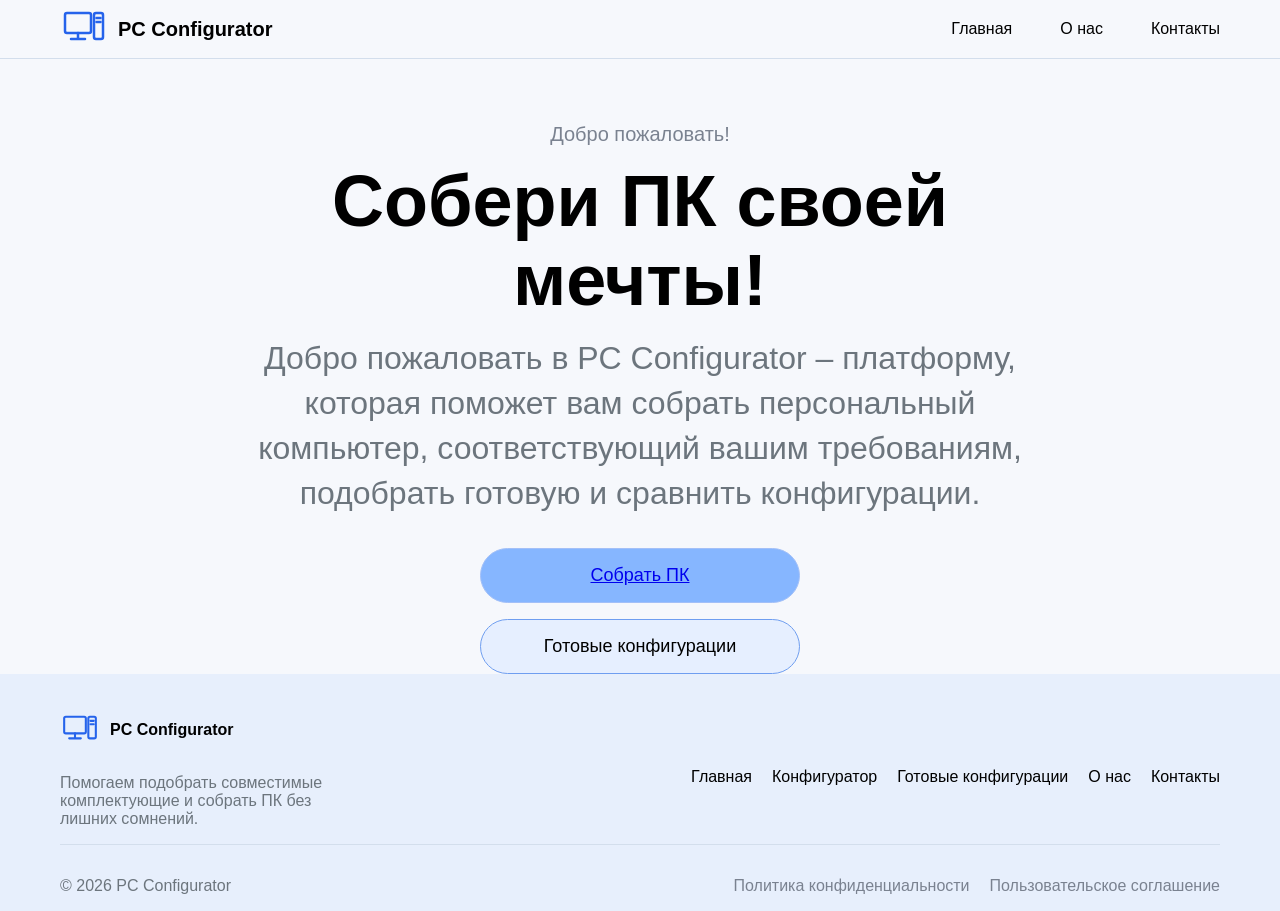
<file: index.html>
<!DOCTYPE html>
<html lang="ru">
<head>
    <title>PC Configurator</title>
    <meta charset="UTF-8">
    <link rel="stylesheet" href="styles.css">   
</head>
<body>
    <header>
        <div class="container header-content">
            <div class="logo">
                <img src="assets/icons/desktop_pc.svg" alt="Иконка ПК">
                PC Configurator
            </div>

            <nav class="menu">
                <ul>
                    <li><a href="#">Главная</a></li>
                    <li><a href="#">О нас</a></li>
                    <li><a href="#">Контакты</a></li>
                </ul>
            </nav>
        </div>
    </header>
    
    <main class="main-block">
        <div class="group-vertical">
            <p class="subtitle">Добро пожаловать!</p>
            <h1 class="main-title">Собери ПК своей мечты!</h1>
            <p class="description secondary">
                Добро пожаловать в PC Configurator – платформу, которая поможет вам 
                собрать персональный компьютер, соответствующий вашим требованиям, 
                подобрать готовую и сравнить конфигурации.
            </p>
        </div>
        
        <div class="buttons-group">
            <button class="btn btn-primary"><a href="configurator.html">Собрать ПК</a></button>
            <button class="btn btn-secondary">Готовые конфигурации</button>
        </div>
    </main>

   <footer>
        <div class="container">
            <div class="footer-content">
                <div class="footer-brand">
                    <div class="logo">
                        <img src="assets/icons/desktop_pc.svg" alt="Иконка ПК" height="40px" width="40px">
                        PC Configurator
                    </div>
                    <p class="secondary">
                        Помогаем подобрать совместимые
                        комплектующие и собрать ПК без
                        лишних сомнений.
                    </p>
                </div>
                    
                <div class="footer-navigation">
                    <a>Главная</a>
                    <a>Конфигуратор</a>
                    <a>Готовые конфигурации</a>
                    <a>О нас</a>
                    <a>Контакты</a>
                </div>
            </div>
            
            <div class="footer-bottom">
                <p class="secondary">© 2026 PC Configurator</p>
                <div class="group-horizontal">
                    <a>Политика конфиденциальности</a>
                    <a>Пользовательское соглашение</a>
                </div>
            </div>
        </div>
    </footer>
</body>
</html>
</file>
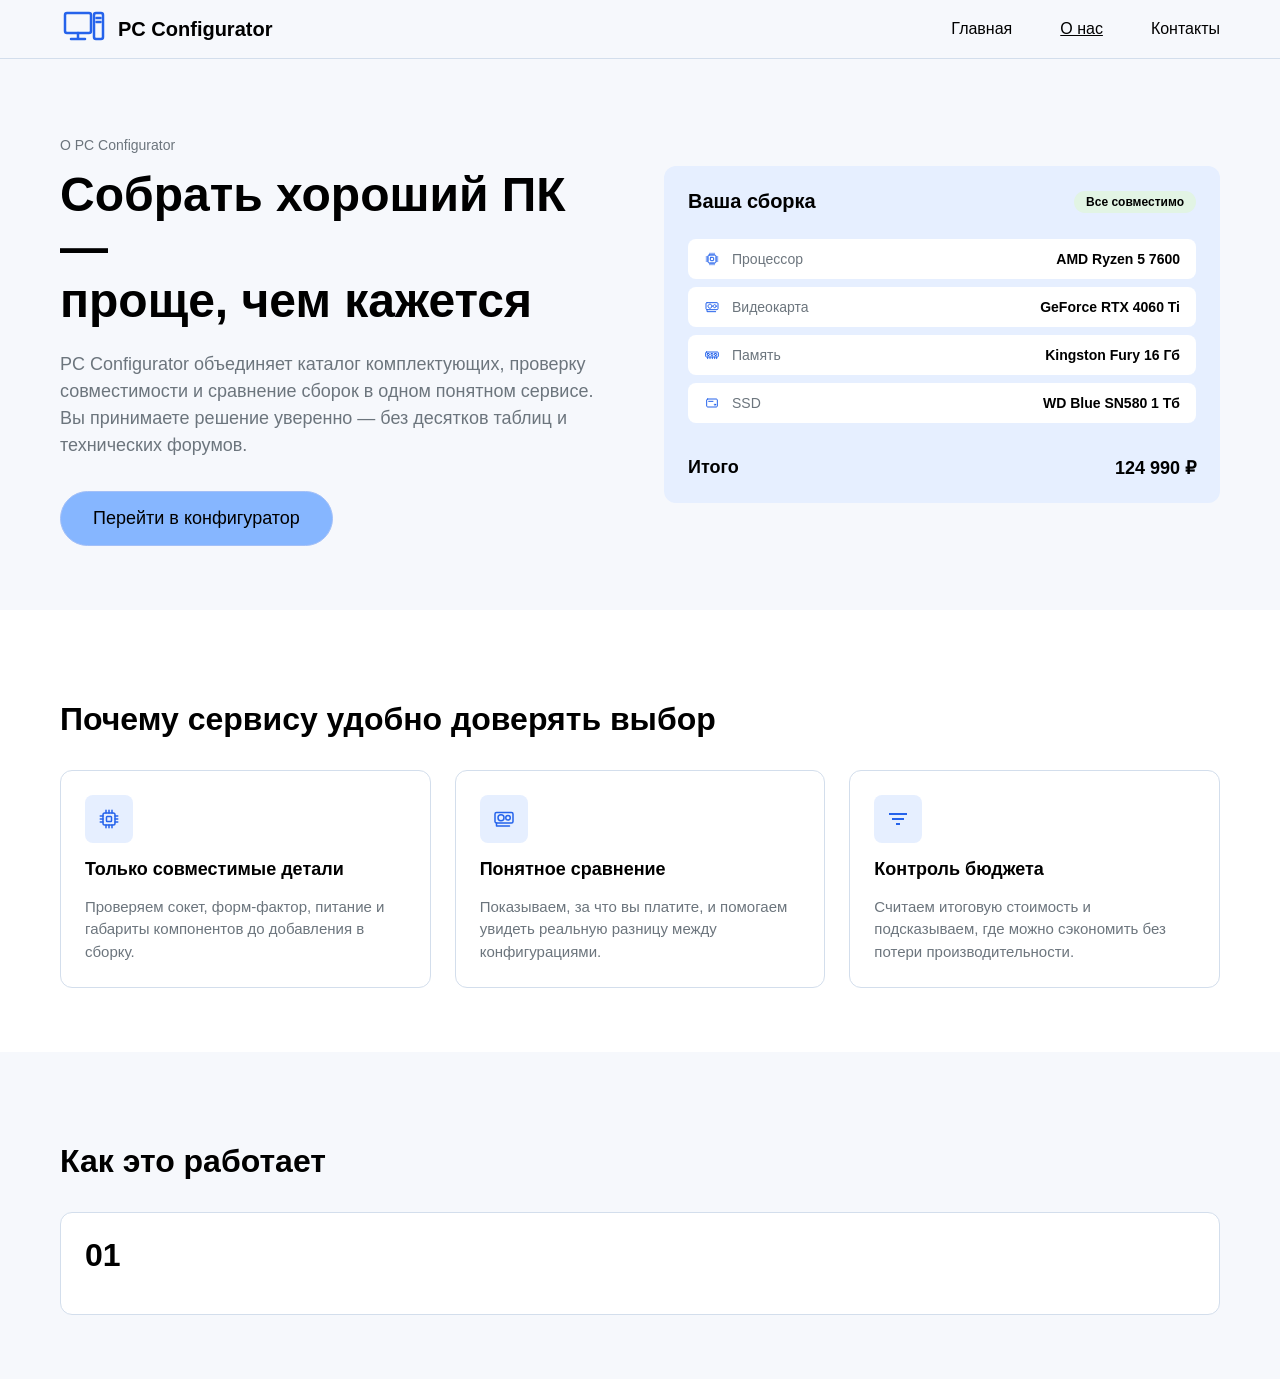
<file: about.html>
<!DOCTYPE html>
<html lang="ru">
<head>
    <title>PC Configurator - О нас</title>
    <meta charset="UTF-8">
    <link rel="stylesheet" href="styles.css">   
</head>
<body>
    <header>
        <div class="container header-content">
            <div class="logo">
                <img src="assets/icons/desktop_pc.svg" alt="Иконка ПК">
                PC Configurator
            </div>
            <nav class="menu">
                <ul>
                    <li><a href="index.html">Главная</a></li>
                    <li><a href="about.html" style="text-decoration: underline;">О нас</a></li>
                    <li><a href="contacts.html">Контакты</a></li>
                </ul>
            </nav>
        </div>
    </header>
    
    <main>
        <!-- Блок 1: Промо -->
        <section style="background-color: #F6F8FC; padding: 64px 0;">
            <div class="container" style="display: flex; gap: 48px; align-items: center;">
                <div style="flex: 1;">
                    <p class="muted" style="margin-bottom: 16px; font-size: 14px;">О PC Configurator</p>
                    <h1 style="font-size: 48px; line-height: 1.1; margin: 0 0 24px 0; font-weight: bold;">Собрать хороший ПК —<br>проще, чем кажется</h1>
                    <p class="secondary" style="font-size: 18px; line-height: 1.5; margin-bottom: 32px;">PC Configurator объединяет каталог комплектующих, проверку совместимости и сравнение сборок в одном понятном сервисе. Вы принимаете решение уверенно — без десятков таблиц и технических форумов.</p>
                    <a href="configurator.html" class="btn btn-primary" style="text-decoration: none; display: inline-block; width: auto; padding: 16px 32px;">Перейти в конфигуратор</a>
                </div>
                <div style="flex: 1;">
                    <div class="info-box" style="background-color: #E6EFFF; padding: 24px;">
                        <div style="display: flex; justify-content: space-between; align-items: center; margin-bottom: 16px;">
                            <h3 style="margin: 0; font-size: 20px;">Ваша сборка</h3>
                            <span class="badge-green">Все совместимо</span>
                        </div>
                        <div style="display: flex; flex-direction: column; gap: 8px;">
                            <div class="mini-spec-row"><img src="assets/icons/cpu.svg" class="mini-icon"> Процессор <span>AMD Ryzen 5 7600</span></div>
                            <div class="mini-spec-row"><img src="assets/icons/gpu.svg" class="mini-icon"> Видеокарта <span>GeForce RTX 4060 Ti</span></div>
                            <div class="mini-spec-row"><img src="assets/icons/ram.svg" class="mini-icon"> Память <span>Kingston Fury 16 Гб</span></div>
                            <div class="mini-spec-row"><img src="assets/icons/ssd.svg" class="mini-icon"> SSD <span>WD Blue SN580 1 Тб</span></div>
                        </div>
                        <div style="display: flex; justify-content: space-between; margin-top: 24px; font-size: 18px; font-weight: bold;">
                            <span>Итого</span>
                            <span>124 990 ₽</span>
                        </div>
                    </div>
                </div>
            </div>
        </section>

        <!-- Блок 2: Преимущества -->
        <section style="background-color: #fff; padding: 64px 0;">
            <div class="container">
                <h2 style="font-size: 32px; margin-bottom: 32px;">Почему сервису удобно доверять выбор</h2>
                <div class="features-grid">
                    <div class="feature-card">
                        <div class="feature-icon-box"><img src="assets/icons/cpu.svg" alt=""></div>
                        <h3>Только совместимые детали</h3>
                        <p class="muted">Проверяем сокет, форм-фактор, питание и габариты компонентов до добавления в сборку.</p>
                    </div>
                    <div class="feature-card">
                        <div class="feature-icon-box"><img src="assets/icons/gpu.svg" alt=""></div>
                        <h3>Понятное сравнение</h3>
                        <p class="muted">Показываем, за что вы платите, и помогаем увидеть реальную разницу между конфигурациями.</p>
                    </div>
                    <div class="feature-card">
                        <div class="feature-icon-box"><img src="assets/icons/filter_list.svg" alt=""></div>
                        <h3>Контроль бюджета</h3>
                        <p class="muted">Считаем итоговую стоимость и подсказываем, где можно сэкономить без потери производительности.</p>
                    </div>
                </div>
            </div>
        </section>

        <!-- Блок 3: Как это работает -->
        <section style="background-color: #F6F8FC; padding: 64px 0;">
            <div class="container">
                <h2 style="font-size: 32px; margin-bottom: 32px;">Как это работает</h2>
                <div class="steps-grid">
                    <div class="step-card">
                        <div class="step-num">01</div>
                        <h
</file>
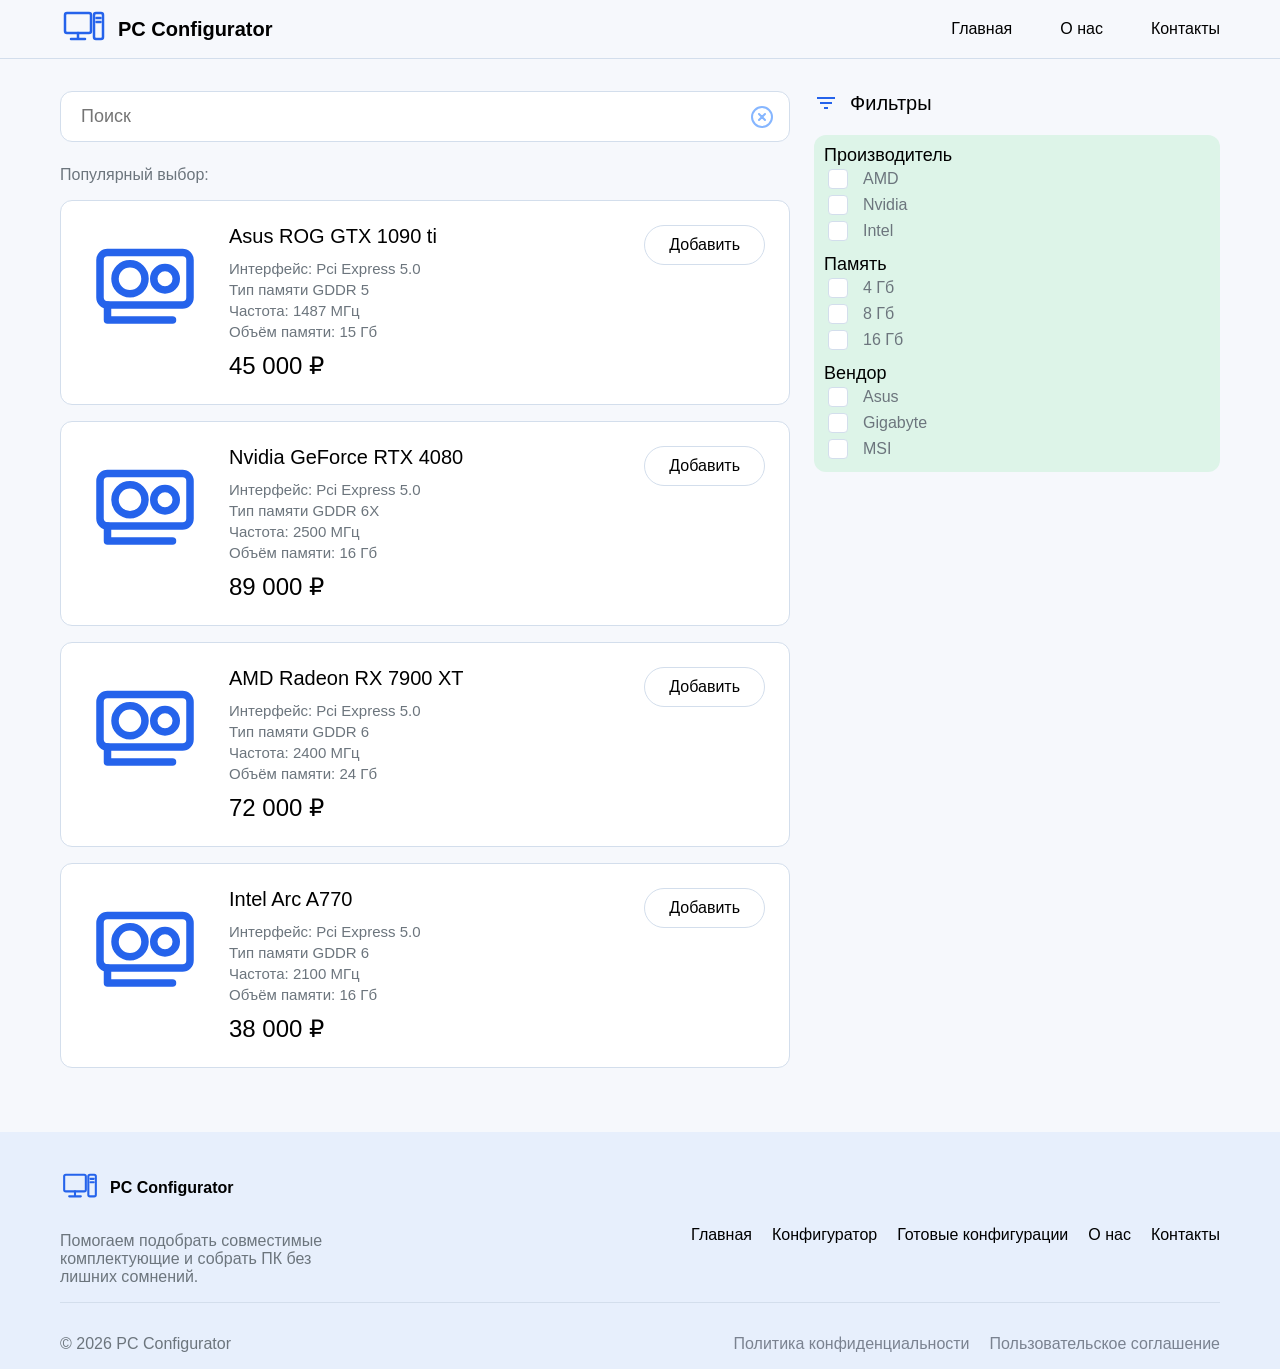
<file: catalog.html>
<!DOCTYPE html>
<html lang="ru">
<head>
    <title>PC Configurator - Выбор видеокарты</title>
    <meta charset="UTF-8">
    <link rel="stylesheet" href="styles.css">   
</head>
<body>
    <!-- ШАПКА (без изменений) -->
    <header>
        <div class="container header-content">
            <div class="logo">
                <img src="assets/icons/desktop_pc.svg" alt="Иконка ПК">
                PC Configurator
            </div>
            <nav class="menu">
                <ul>
                    <li><a href="#">Главная</a></li>
                    <li><a href="#">О нас</a></li>
                    <li><a href="#">Контакты</a></li>
                </ul>
            </nav>
        </div>
    </header>
    
    <!-- НОВЫЙ КОНТЕНТ: КАТАЛОГ -->
    <main class="catalog-layout">
        
        <!-- Левая колонка: Поиск и список товаров -->
        <div class="catalog-left">
            <!-- Поисковая строка -->
            <div class="search-bar">
                <input type="text" placeholder="Поиск" class="search-input">
                <button class="search-clear-btn">
                    <svg width="24" height="24" viewBox="0 0 24 24" fill="none" xmlns="http://www.w3.org/2000/svg">
                        <circle cx="12" cy="12" r="10" stroke="#86B6FF" stroke-width="2"/>
                        <path d="M15 9L9 15M9 9L15 15" stroke="#86B6FF" stroke-width="2" stroke-linecap="round"/>
                    </svg>
                </button>
            </div>
            
            <p class="popular-title">Популярный выбор:</p>

            <!-- Список карточек товаров -->
            <div class="product-list">
                <!-- Карточка 1 -->
                <div class="product-card">
                    <div class="product-image">
                        <img src="assets/icons/gpu.svg" alt="Видеокарта" class="gpu-image">
                    </div>
                    <div class="product-details">
                        <h3 class="product-name">Asus ROG GTX 1090 ti</h3>
                        <div class="product-specs">
                            <p>Интерфейс: Pci Express 5.0</p>
                            <p>Тип памяти GDDR 5</p>
                            <p>Частота: 1487 МГц</p>
                            <p>Объём памяти: 15 Гб</p>
                        </div>
                        <div class="product-price">45 000 ₽</div>
                    </div>
                    <div class="product-action">
                        <button class="btn-add-product">Добавить</button>
                    </div>
                </div>

                <!-- Карточка 2 -->
                <div class="product-card">
                    <div class="product-image">
                        <img src="assets/icons/gpu.svg" alt="Видеокарта" class="gpu-image">
                    </div>
                    <div class="product-details">
                        <h3 class="product-name">Nvidia GeForce RTX 4080</h3>
                        <div class="product-specs">
                            <p>Интерфейс: Pci Express 5.0</p>
                            <p>Тип памяти GDDR 6X</p>
                            <p>Частота: 2500 МГц</p>
                            <p>Объём памяти: 16 Гб</p>
                        </div>
                        <div class="product-price">89 000 ₽</div>
                    </div>
                    <div class="product-action">
                        <button class="btn-add-product">Добавить</button>
                    </div>
                </div>

                <!-- Карточка 3 -->
                <div class="product-card">
                    <div class="product-image">
                        <img src="assets/icons/gpu.svg" alt="Видеокарта" class="gpu-image">
                    </div>
                    <div class="product-details">
                        <h3 class="product-name">AMD Radeon RX 7900 XT</h3>
                        <div class="product-specs">
                            <p>Интерфейс: Pci Express 5.0</p>
                            <p>Тип памяти GDDR 6</p>
                            <p>Частота: 2400 МГц</p>
                            <p>Объём памяти: 24 Гб</p>
                        </div>
                        <div class="product-price">72 000 ₽</div>
                    </div>
                    <div class="product-action">
                        <button class="btn-add-product">Добавить</button>
                    </div>
                </div>

                <!-- Карточка 4 -->
                <div class="product-card">
                    <div class="product-image">
                        <img src="assets/icons/gpu.svg" alt="Видеокарта" class="gpu-image">
                    </div>
                    <div class="product-details">
                        <h3 class="product-name">Intel Arc A770</h3>
                        <div class="product-specs">
                            <p>Интерфейс: Pci Express 5.0</p>
                            <p>Тип памяти GDDR 6</p>
                            <p>Частота: 2100 МГц</p>
                            <p>Объём памяти: 16 Гб</p>
                        </div>
                        <div class="product-price">38 000 ₽</div>
                    </div>
                    <div class="product-action">
                        <button class="btn-add-product">Добавить</button>
                    </div>
                </div>
            </div>
        </div>

        <!-- Правая колонка: Фильтры -->
        <div class="catalog-right">
            <div class="filters-header">
                <img src="assets/icons/filter_list.svg" alt="filters">
                <h3>Фильтры</h3>
            </div>

            <div class="filters-box">
                <!-- Фильтр: Производитель -->
                <div class="filter-group">
                    <h4 class="filter-title">Производитель</h4>
                    <label class="filter-checkbox"><input type="checkbox"> AMD</label>
                    <label class="filter-checkbox"><input type="checkbox"> Nvidia</label>
                    <label class="filter-checkbox"><input type="checkbox"> Intel</label>
                </div>

                <!-- Фильтр: Память -->
                <div class="filter-group">
                    <h4 class="filter-title">Память</h4>
                    <label class="filter-checkbox"><input type="checkbox"> 4 Гб</label>
                    <label class="filter-checkbox"><input type="checkbox"> 8 Гб</label>
                    <label class="filter-checkbox"><input type="checkbox"> 16 Гб</label>
                </div>

                <!-- Фильтр: Вендор -->
                <div class="filter-group">
                    <h4 class="filter-title">Вендор</h4>
                    <label class="filter-checkbox"><input type="checkbox"> Asus</label>
                    <label class="filter-checkbox"><input type="checkbox"> Gigabyte</label>
                    <label class="filter-checkbox"><input type="checkbox"> MSI</label>
                </div>
            </div>
        </div>
    </main>

    <!-- ФУТЕР (без изменений) -->
    <footer>
        <div class="container">
            <div class="footer-content">
                <div class="footer-brand">
                    <div class="logo">
                        <img src="assets/icons/desktop_pc.svg" alt="Иконка ПК" height="40px" width="40px">
                        PC Configurator
                    </div>
                    <p class="secondary">
                        Помогаем подобрать совместимые
                        комплектующие и собрать ПК без
                        лишних сомнений.
                    </p>
                </div>
                    
                <div class="footer-navigation">
                    <a>Главная</a>
                    <a>Конфигуратор</a>
                    <a>Готовые конфигурации</a>
                    <a>О нас</a>
                    <a>Контакты</a>
                </div>
            </div>
            
            <div class="footer-bottom">
                <p class="secondary">© 2026 PC Configurator</p>
                <div class="group-horizontal">
                    <a>Политика конфиденциальности</a>
                    <a>Пользовательское соглашение</a>
                </div>
            </div>
        </div>
    </footer>
</body>
</html>
</file>
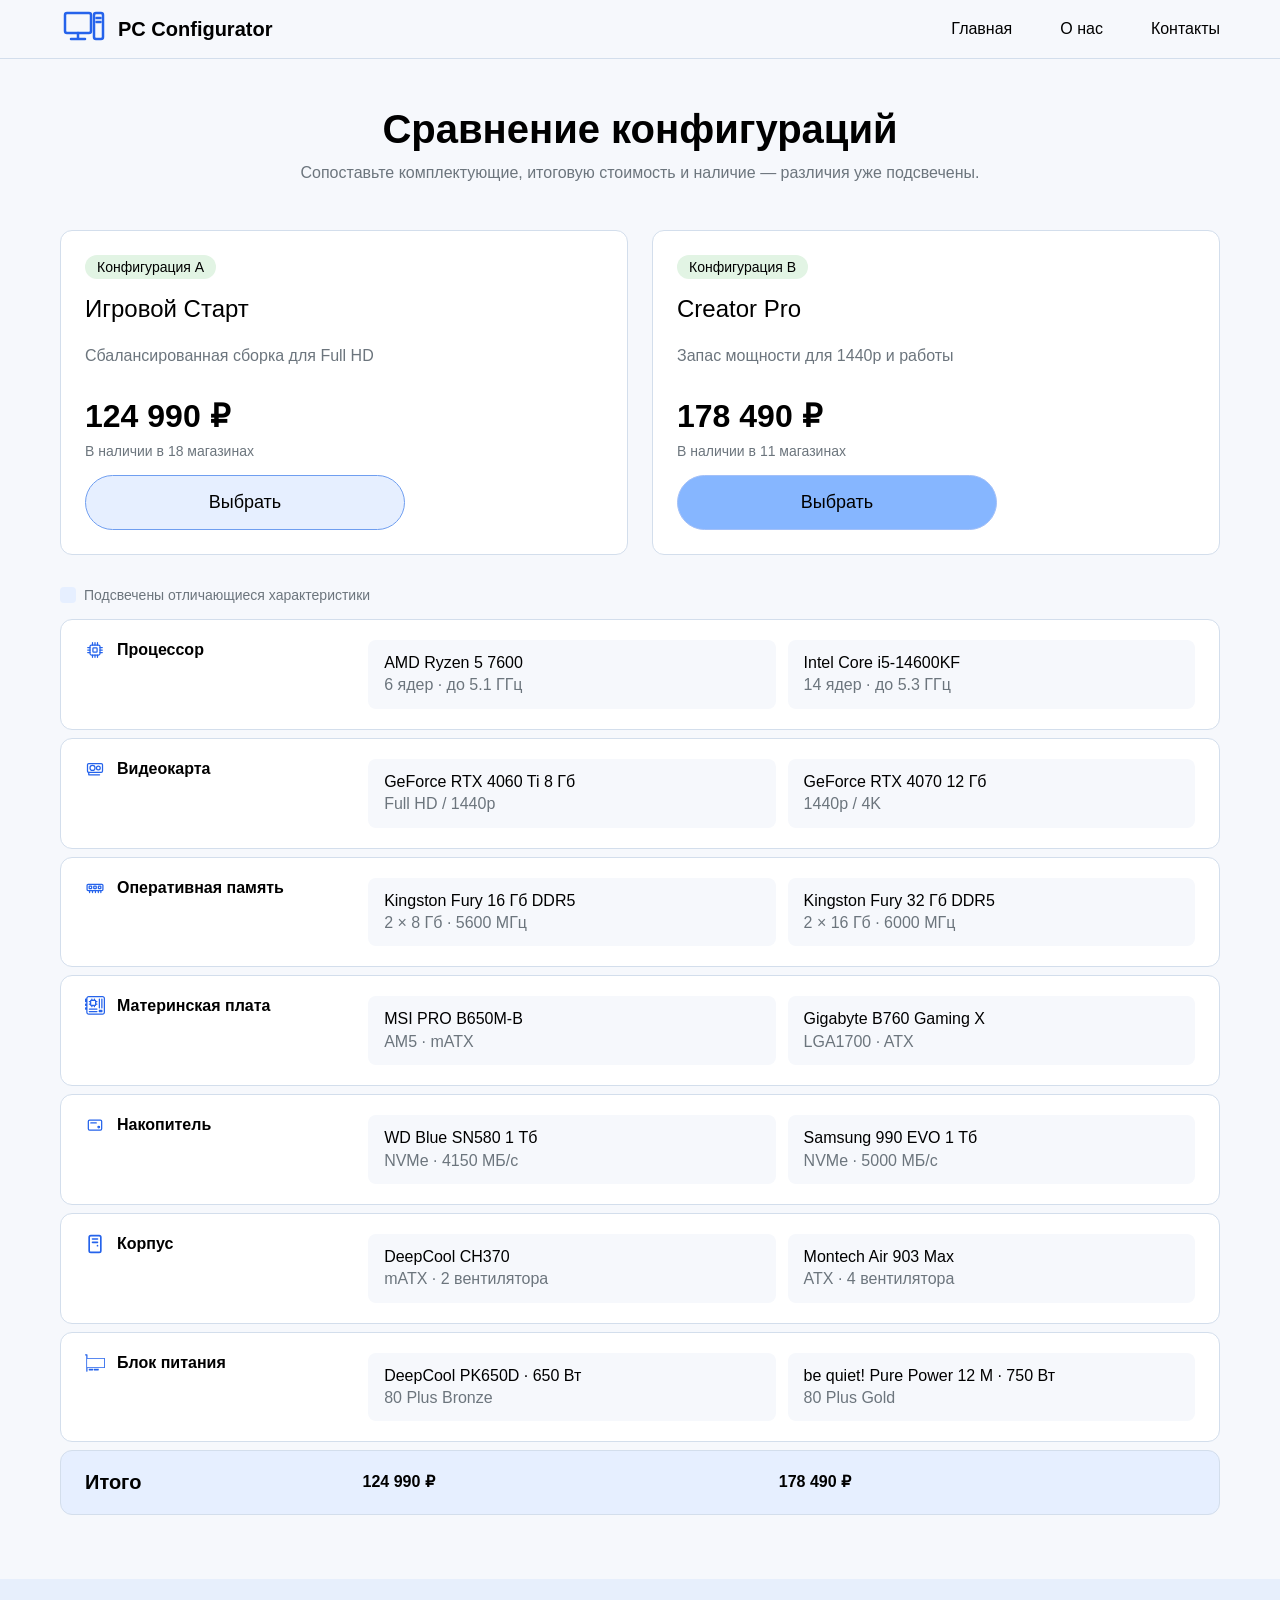
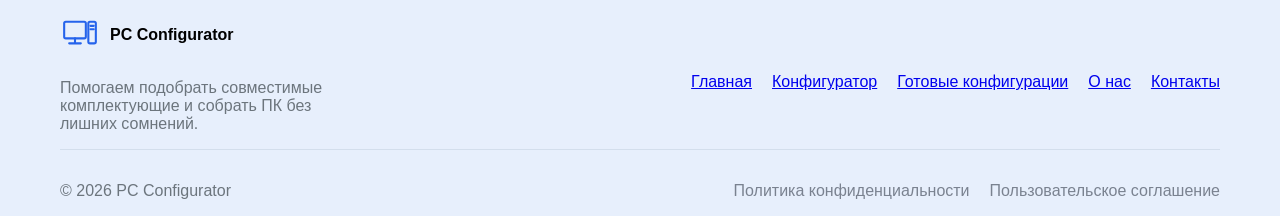
<file: compare.html>
<!DOCTYPE html>
<html lang="ru">
<head>
    <title>PC Configurator - Сравнение</title>
    <meta charset="UTF-8">
    <link rel="stylesheet" href="styles.css">   
</head>
<body>
    <header>
        <div class="container header-content">
            <div class="logo">
                <img src="assets/icons/desktop_pc.svg" alt="Иконка ПК">
                PC Configurator
            </div>
            <nav class="menu">
                <ul>
                    <li><a href="index.html">Главная</a></li>
                    <li><a href="about.html">О нас</a></li>
                    <li><a href="contacts.html">Контакты</a></li>
                </ul>
            </nav>
        </div>
    </header>
    
    <main class="container" style="margin-top: 48px; margin-bottom: 64px;">
        <div style="text-align: center; margin-bottom: 48px;">
            <h1 style="font-size: 40px; margin: 0 0 12px 0;">Сравнение конфигураций</h1>
            <p class="muted" style="font-size: 16px; margin: 0;">Сопоставьте комплектующие, итоговую стоимость и наличие — различия уже подсвечены.</p>
        </div>

        <!-- Карточки сборок -->
        <div class="compare-cards">
            <div class="compare-card">
                <span class="compare-badge">Конфигурация А</span>
                <h2>Игровой Старт</h2>
                <p class="muted">Сбалансированная сборка для Full HD</p>
                <div class="compare-price">124 990 ₽</div>
                <div class="muted" style="font-size: 14px; margin-bottom: 16px;">В наличии в 18 магазинах</div>
                <a href="#" class="btn btn-secondary" style="text-decoration: none; display: block; text-align: center;">Выбрать</a>
            </div>
            <div class="compare-card">
                <span class="compare-badge">Конфигурация B</span>
                <h2>Creator Pro</h2>
                <p class="muted">Запас мощности для 1440p и работы</p>
                <div class="compare-price">178 490 ₽</div>
                <div class="muted" style="font-size: 14px; margin-bottom: 16px;">В наличии в 11 магазинах</div>
                <a href="#" class="btn btn-primary" style="text-decoration: none; display: block; text-align: center;">Выбрать</a>
            </div>
        </div>

        <div style="display: flex; align-items: center; gap: 8px; margin-bottom: 16px; margin-top: 32px;">
            <div style="width: 16px; height: 16px; background-color: #E6EFFF; border-radius: 4px;"></div>
            <span class="muted" style="font-size: 14px;">Подсвечены отличающиеся характеристики</span>
        </div>

        <!-- Таблица сравнения -->
        <div class="compare-table">
            <!-- Строка: Процессор -->
            <div class="compare-row">
                <div class="compare-label"><img src="assets/icons/cpu.svg" class="compare-icon"> Процессор</div>
                <div class="compare-value diff">AMD Ryzen 5 7600<br><span class="muted">6 ядер · до 5.1 ГГц</span></div>
                <div class="compare-value diff">Intel Core i5-14600KF<br><span class="muted">14 ядер · до 5.3 ГГц</span></div>
            </div>
            <!-- Строка: Видеокарта -->
            <div class="compare-row">
                <div class="compare-label"><img src="assets/icons/gpu.svg" class="compare-icon"> Видеокарта</div>
                <div class="compare-value diff">GeForce RTX 4060 Ti 8 Гб<br><span class="muted">Full HD / 1440p</span></div>
                <div class="compare-value diff">GeForce RTX 4070 12 Гб<br><span class="muted">1440p / 4K</span></div>
            </div>
            <!-- Строка: ОЗУ -->
            <div class="compare-row">
                <div class="compare-label"><img src="assets/icons/ram.svg" class="compare-icon"> Оперативная память</div>
                <div class="compare-value diff">Kingston Fury 16 Гб DDR5<br><span class="muted">2 × 8 Гб · 5600 МГц</span></div>
                <div class="compare-value diff">Kingston Fury 32 Гб DDR5<br><span class="muted">2 × 16 Гб · 6000 МГц</span></div>
            </div>
            <!-- Строка: Материнская плата -->
            <div class="compare-row">
                <div class="compare-label"><img src="assets/icons/motherboard.svg" class="compare-icon"> Материнская плата</div>
                <div class="compare-value diff">MSI PRO B650M-B<br><span class="muted">AM5 · mATX</span></div>
                <div class="compare-value diff">Gigabyte B760 Gaming X<br><span class="muted">LGA1700 · ATX</span></div>
            </div>
            <!-- Строка: Накопитель -->
            <div class="compare-row">
                <div class="compare-label"><img src="assets/icons/ssd.svg" class="compare-icon"> Накопитель</div>
                <div class="compare-value diff">WD Blue SN580 1 Тб<br><span class="muted">NVMe · 4150 МБ/с</span></div>
                <div class="compare-value diff">Samsung 990 EVO 1 Тб<br><span class="muted">NVMe · 5000 МБ/с</span></div>
            </div>
            <!-- Строка: Корпус -->
            <div class="compare-row">
                <div class="compare-label"><img src="assets/icons/pc_case.svg" class="compare-icon"> Корпус</div>
                <div class="compare-value diff">DeepCool CH370<br><span class="muted">mATX · 2 вентилятора</span></div>
                <div class="compare-value diff">Montech Air 903 Max<br><span class="muted">ATX · 4 вентилятора</span></div>
            </div>
            <!-- Строка: Блок питания -->
            <div class="compare-row">
                <div class="compare-label"><img src="assets/icons/extra.svg" class="compare-icon"> Блок питания</div>
                <div class="compare-value diff">DeepCool PK650D · 650 Вт<br><span class="muted">80 Plus Bronze</span></div>
                <div class="compare-value diff">be quiet! Pure Power 12 M · 750 Вт<br><span class="muted">80 Plus Gold</span></div>
            </div>
            <!-- Строка: Итого -->
            <div class="compare-row total">
                <div class="compare-label">Итого</div>
                <div class="compare-value">124 990 ₽</div>
                <div class="compare-value">178 490 ₽</div>
            </div>
        </div>
    </main>

    <footer>
        <div class="container">
            <div class="footer-content">
                <div class="footer-brand">
                    <div class="logo">
                        <img src="assets/icons/desktop_pc.svg" alt="Иконка ПК" height="40px" width="40px">
                        PC Configurator
                    </div>
                    <p class="secondary">
                        Помогаем подобрать совместимые комплектующие и собрать ПК без лишних сомнений.
                    </p>
                </div>
                <div class="footer-navigation">
                    <a href="index.html">Главная</a>
                    <a href="configurator.html">Конфигуратор</a>
                    <a href="ready.html">Готовые конфигурации</a>
                    <a href="about.html">О нас</a>
                    <a href="contacts.html">Контакты</a>
                </div>
            </div>
            <div class="footer-bottom">
                <p class="secondary">© 2026 PC Configurator</p>
                <div class="group-horizontal">
                    <a>Политика конфиденциальности</a>
                    <a>Пользовательское соглашение</a>
                </div>
            </div>
        </div>
    </footer>
</body>
</html>
</file>
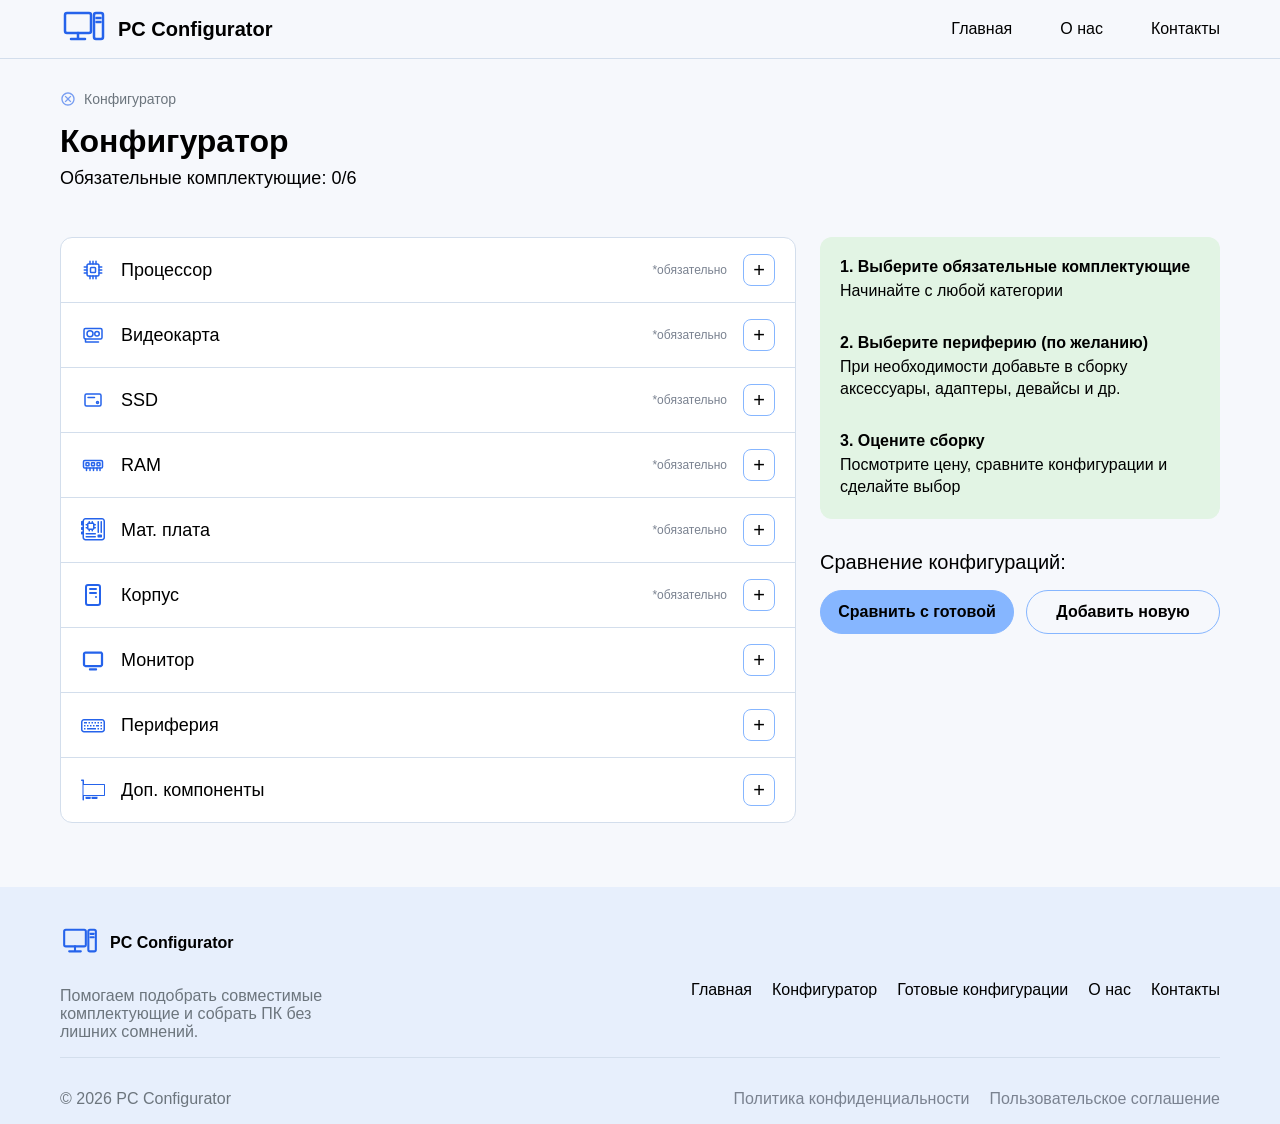
<file: configurator.html>
<!DOCTYPE html>
<html lang="ru">
<head>
    <title>PC Configurator - Конфигуратор</title>
    <meta charset="UTF-8">
    <link rel="stylesheet" href="styles.css">   
</head>
<body>
    <header>
        <div class="container header-content">
            <div class="logo">
                <img src="assets/icons/desktop_pc.svg" alt="Иконка ПК">
                PC Configurator
            </div>

            <nav class="menu">
                <ul>
                    <li><a href="#">Главная</a></li>
                    <li><a href="#">О нас</a></li>
                    <li><a href="#">Контакты</a></li>
                </ul>
            </nav>
        </div>
    </header>
    
    <main class="configurator-layout">
        <!-- Левая часть -->
        <div class="config-left">
            
            <!-- 1. Обернули заголовки в отдельный блок -->
            <div class="config-header">
                <div class="breadcrumbs">
                    <img src="assets/icons/close.svg" alt="Закрыть" class="breadcrumb-icon">
                    <span class="secondary">Конфигуратор</span>
                </div>
                
                <h1 class="config-title">Конфигуратор</h1>
                <p class="config-subtitle">Обязательные комплектующие: 0/6</p>
            </div>

            <!-- 2. Таблица теперь идет отдельно -->
            <div class="components-list">
                <!-- Процессор -->
                <div class="component-item">
                    <div class="component-info">
                        <img src="assets/icons/cpu.svg" alt="Процессор" class="component-icon">
                        <span>Процессор</span>
                    </div>
                    <div class="component-action">
                        <span class="required-label">*обязательно</span>
                        <button class="btn-add">+</button>
                    </div>
                </div>

                <!-- Видеокарта -->
                <div class="component-item">
                    <div class="component-info">
                        <img src="assets/icons/gpu.svg" alt="Видеокарта" class="component-icon">
                        <span>Видеокарта</span>
                    </div>
                    <div class="component-action">
                        <span class="required-label">*обязательно</span>
                        <button class="btn-add">+</button>
                    </div>
                </div>

                <!-- SSD -->
                <div class="component-item">
                    <div class="component-info">
                        <img src="assets/icons/ssd.svg" alt="SSD" class="component-icon">
                        <span>SSD</span>
                    </div>
                    <div class="component-action">
                        <span class="required-label">*обязательно</span>
                        <button class="btn-add">+</button>
                    </div>
                </div>

                <!-- RAM -->
                <div class="component-item">
                    <div class="component-info">
                        <img src="assets/icons/ram.svg" alt="RAM" class="component-icon">
                        <span>RAM</span>
                    </div>
                    <div class="component-action">
                        <span class="required-label">*обязательно</span>
                        <button class="btn-add">+</button>
                    </div>
                </div>

                <!-- Мат. плата -->
                <div class="component-item">
                    <div class="component-info">
                        <img src="assets/icons/motherboard.svg" alt="Мат. плата" class="component-icon">
                        <span>Мат. плата</span>
                    </div>
                    <div class="component-action">
                        <span class="required-label">*обязательно</span>
                        <button class="btn-add">+</button>
                    </div>
                </div>

                <!-- Корпус -->
                <div class="component-item">
                    <div class="component-info">
                        <img src="assets/icons/pc_case.svg" alt="Корпус" class="component-icon">
                        <span>Корпус</span>
                    </div>
                    <div class="component-action">
                        <span class="required-label">*обязательно</span>
                        <button class="btn-add">+</button>
                    </div>
                </div>

                <!-- Монитор -->
                <div class="component-item">
                    <div class="component-info">
                        <img src="assets/icons/monitor.svg" alt="Монитор" class="component-icon">
                        <span>Монитор</span>
                    </div>
                    <div class="component-action">
                        <button class="btn-add">+</button>
                    </div>
                </div>

                <!-- Периферия -->
                <div class="component-item">
                    <div class="component-info">
                        <img src="assets/icons/keyboard.svg" alt="Периферия" class="component-icon">
                        <span>Периферия</span>
                    </div>
                    <div class="component-action">
                        <button class="btn-add">+</button>
                    </div>
                </div>

                <!-- Доп. компоненты -->
                <div class="component-item">
                    <div class="component-info">
                        <img src="assets/icons/extra.svg" alt="Доп. компоненты" class="component-icon">
                        <span>Доп. компоненты</span>
                    </div>
                    <div class="component-action">
                        <button class="btn-add">+</button>
                    </div>
                </div>
            </div>
        </div>

        <!-- Правая часть -->
        <div class="config-right">
            <div class="info-box">
                <div class="info-item">
                    <div class="info-title">1. Выберите обязательные комплектующие</div>
                    <div class="info-text">Начинайте с любой категории</div>
                </div>
                
                <div class="info-item">
                    <div class="info-title">2. Выберите периферию (по желанию)</div>
                    <div class="info-text">При необходимости добавьте в сборку аксессуары, адаптеры, девайсы и др.</div>
                </div>
                
                <div class="info-item">
                    <div class="info-title">3. Оцените сборку</div>
                    <div class="info-text">Посмотрите цену, сравните конфигурации и сделайте выбор</div>
                </div>
            </div>
            <div class="comparison-block">
                <h3>Сравнение конфигураций:</h3>
                <div class="comparison-buttons">
                    <button class="btn-compare blue">Сравнить с готовой</button>
                    <button class="btn-compare white">Добавить новую</button>
                </div>
            </div>
        </div>
    </main>

    <footer>
        <div class="container">
            <div class="footer-content">
                <div class="footer-brand">
                    <div class="logo">
                        <img src="assets/icons/desktop_pc.svg" alt="Иконка ПК" height="40px" width="40px">
                        PC Configurator
                    </div>
                    <p class="secondary">
                        Помогаем подобрать совместимые
                        комплектующие и собрать ПК без
                        лишних сомнений.
                    </p>
                </div>
                    
                <div class="footer-navigation">
                    <a>Главная</a>
                    <a>Конфигуратор</a>
                    <a>Готовые конфигурации</a>
                    <a>О нас</a>
                    <a>Контакты</a>
                </div>
            </div>
            
            <div class="footer-bottom">
                <p class="secondary">© 2026 PC Configurator</p>
                <div class="group-horizontal">
                    <a>Политика конфиденциальности</a>
                    <a>Пользовательское соглашение</a>
                </div>
            </div>
        </div>
    </footer>
</body>
</html>
</file>
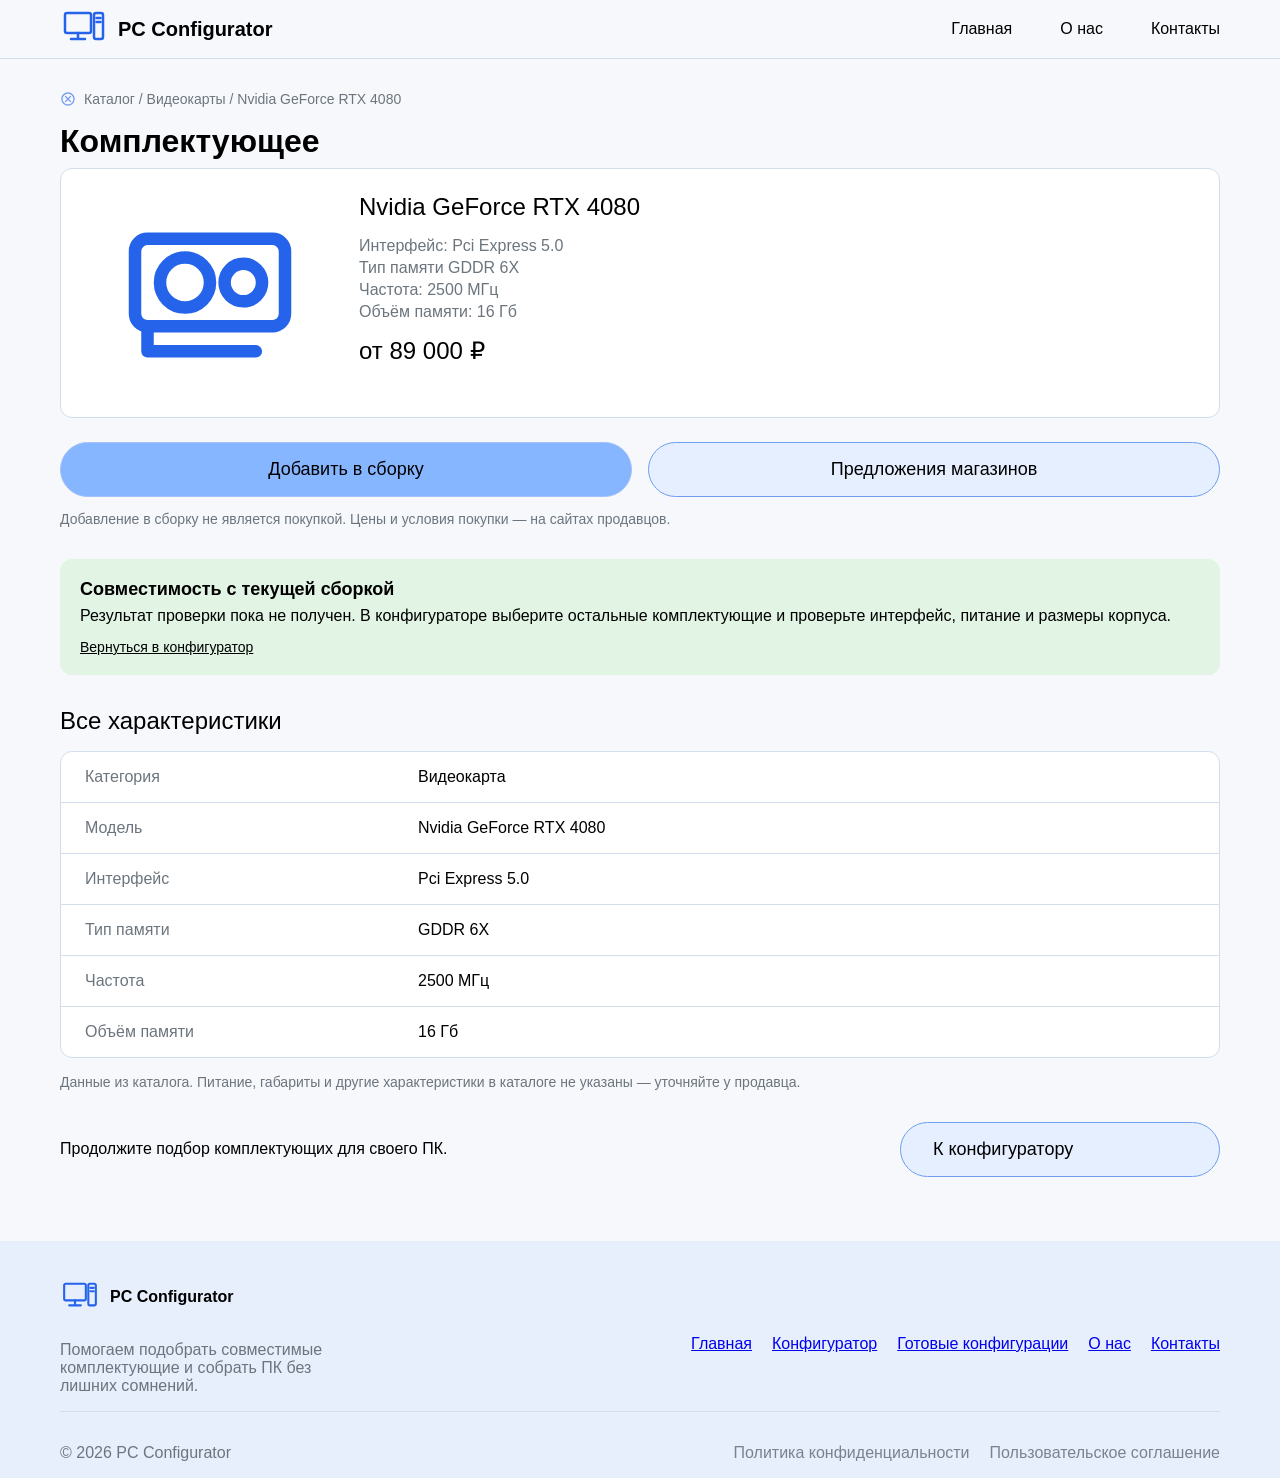
<file: product.html>
<!DOCTYPE html>
<html lang="ru">
<head>
    <title>PC Configurator - Видеокарта</title>
    <meta charset="UTF-8">
    <link rel="stylesheet" href="styles.css">   
</head>
<body>
    <header>
        <div class="container header-content">
            <div class="logo">
                <img src="assets/icons/desktop_pc.svg" alt="Иконка ПК">
                PC Configurator
            </div>
            <nav class="menu">
                <ul>
                    <li><a href="index.html">Главная</a></li>
                    <li><a href="#">О нас</a></li>
                    <li><a href="#">Контакты</a></li>
                </ul>
            </nav>
        </div>
    </header>
    
    <main class="product-layout container">
        <!-- Хлебные крошки -->
        <div class="breadcrumbs">
            <a href="catalog.html" class="breadcrumb-link">
                <img src="assets/icons/close.svg" alt="Назад" class="breadcrumb-icon">
            </a>
            <span class="breadcrumb-text">Каталог / Видеокарты / Nvidia GeForce RTX 4080</span>
        </div>

        <h1 class="config-title">Комплектующее</h1>

        <!-- Верхняя карточка -->
        <div class="product-main-card">
            <div class="product-hero-image">
                <img src="assets/icons/gpu.svg" alt="Видеокарта" class="gpu-hero">
            </div>
            <div class="product-hero-info">
                <h2>Nvidia GeForce RTX 4080</h2>
                <div class="hero-specs">
                    <p>Интерфейс: Pci Express 5.0</p>
                    <p>Тип памяти GDDR 6X</p>
                    <p>Частота: 2500 МГц</p>
                    <p>Объём памяти: 16 Гб</p>
                </div>
                <div class="hero-price">от 89 000 ₽</div>
            </div>
        </div>

        <!-- Кнопки действий -->
        <div class="hero-actions">
            <a href="configurator.html" class="btn btn-primary" style="flex: 1; display: flex; justify-content: center; align-items: center; text-decoration: none;">Добавить в сборку</a>
            <a href="stores.html" class="btn btn-secondary" style="flex: 1; display: flex; justify-content: center; align-items: center; text-decoration: none;">Предложения магазинов</a>
        </div>
        <p class="disclaimer">Добавление в сборку не является покупкой. Цены и условия покупки — на сайтах продавцов.</p>

        <!-- Плашка совместимости -->
        <div class="info-box" style="margin-top: 24px;">
            <div class="info-item">
                <div class="info-title" style="font-size: 18px;">Совместимость с текущей сборкой</div>
                <div class="info-text">Результат проверки пока не получен. В конфигураторе выберите остальные комплектующие и проверьте интерфейс, питание и размеры корпуса.</div>
                <a href="configurator.html" class="link-text">Вернуться в конфигуратор</a>
            </div>
        </div>

        <!-- Таблица характеристик -->
        <h3 class="section-title">Все характеристики</h3>
        <div class="specs-table">
            <div class="spec-row"><span class="spec-key">Категория</span><span class="spec-val">Видеокарта</span></div>
            <div class="spec-row"><span class="spec-key">Модель</span><span class="spec-val">Nvidia GeForce RTX 4080</span></div>
            <div class="spec-row"><span class="spec-key">Интерфейс</span><span class="spec-val">Pci Express 5.0</span></div>
            <div class="spec-row"><span class="spec-key">Тип памяти</span><span class="spec-val">GDDR 6X</span></div>
            <div class="spec-row"><span class="spec-key">Частота</span><span class="spec-val">2500 МГц</span></div>
            <div class="spec-row"><span class="spec-key">Объём памяти</span><span class="spec-val">16 Гб</span></div>
        </div>
        <p class="disclaimer">Данные из каталога. Питание, габариты и другие характеристики в каталоге не указаны — уточняйте у продавца.</p>

        <!-- Нижняя панель -->
        <div class="bottom-panel">
            <span class="bottom-text">Продолжите подбор комплектующих для своего ПК.</span>
            <a href="configurator.html" class="btn btn-secondary" style="text-decoration: none;">К конфигуратору</a>
        </div>
    </main>

    <footer>
        <div class="container">
            <div class="footer-content">
                <div class="footer-brand">
                    <div class="logo">
                        <img src="assets/icons/desktop_pc.svg" alt="Иконка ПК" height="40px" width="40px">
                        PC Configurator
                    </div>
                    <p class="secondary">
                        Помогаем подобрать совместимые комплектующие и собрать ПК без лишних сомнений.
                    </p>
                </div>
                <div class="footer-navigation">
                    <a href="index.html">Главная</a>
                    <a href="configurator.html">Конфигуратор</a>
                    <a href="#">Готовые конфигурации</a>
                    <a href="#">О нас</a>
                    <a href="#">Контакты</a>
                </div>
            </div>
            <div class="footer-bottom">
                <p class="secondary">© 2026 PC Configurator</p>
                <div class="group-horizontal">
                    <a>Политика конфиденциальности</a>
                    <a>Пользовательское соглашение</a>
                </div>
            </div>
        </div>
    </footer>
</body>
</html>
</file>
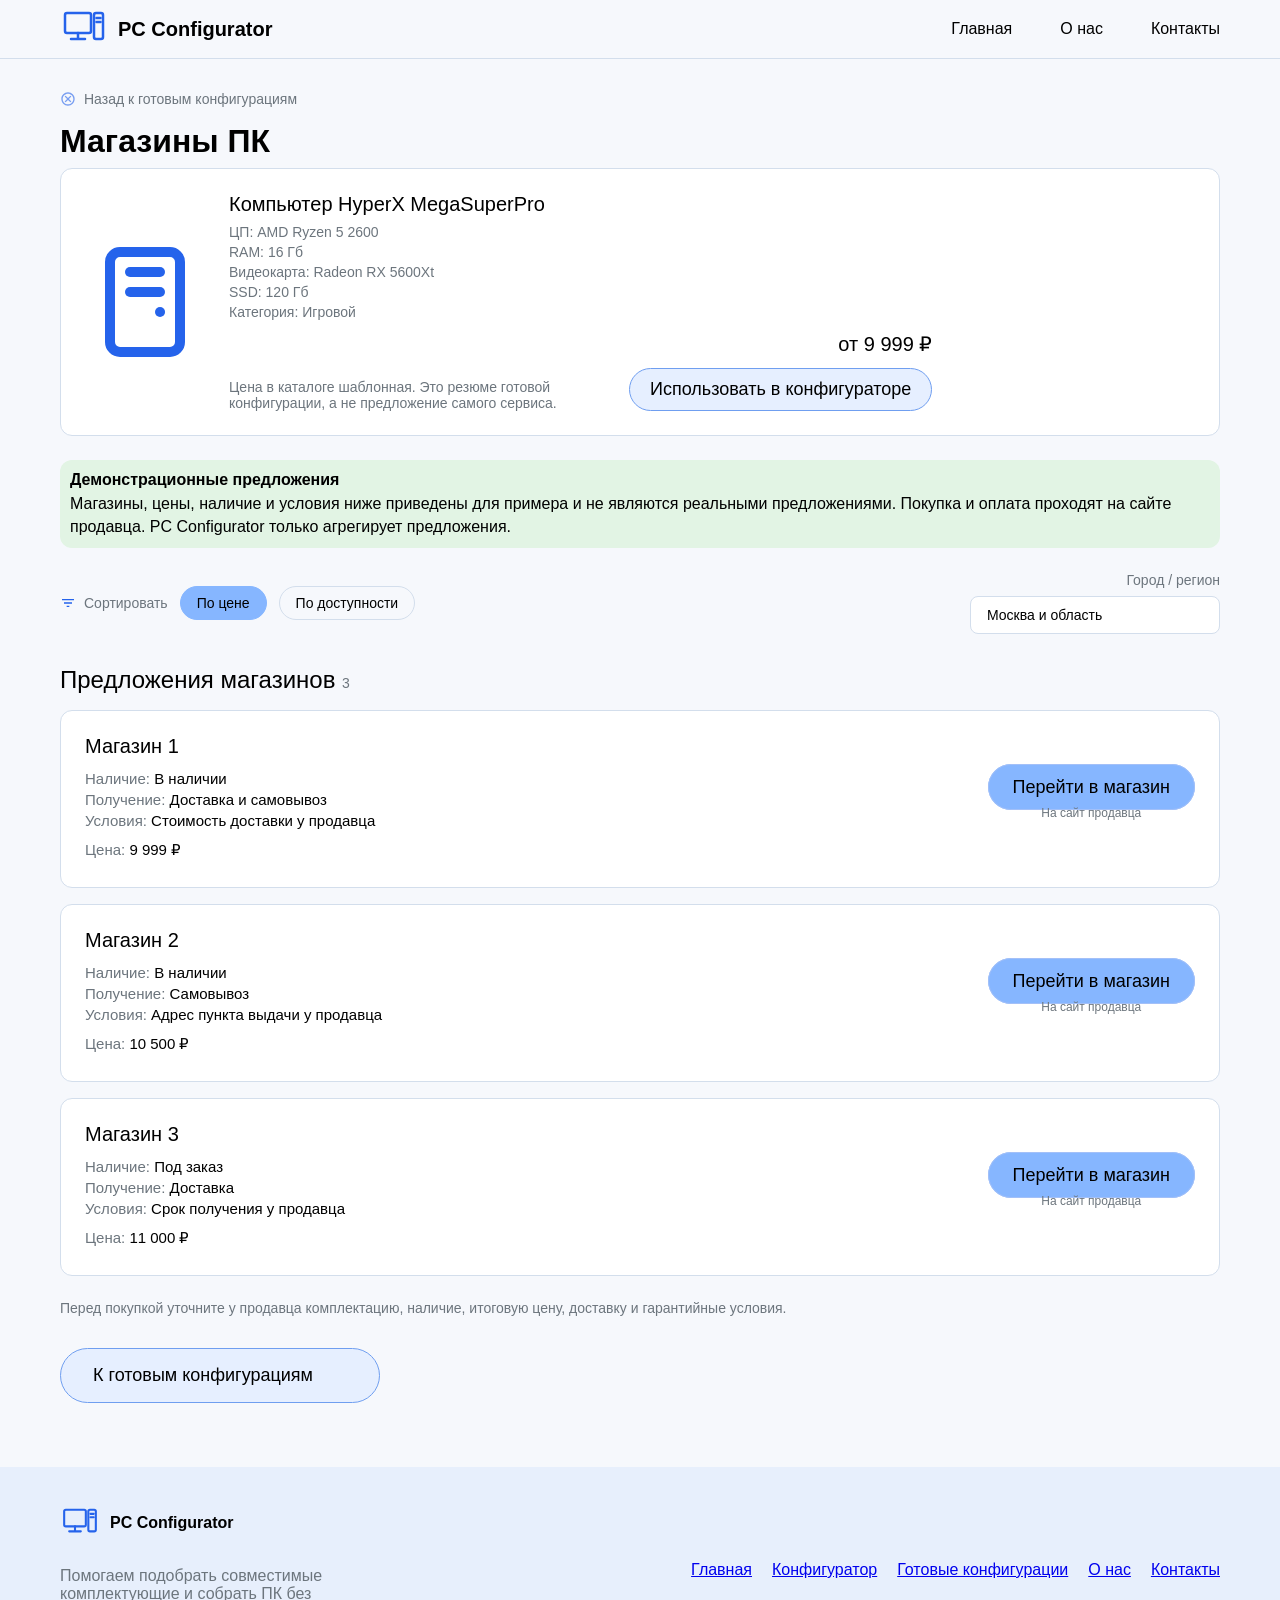
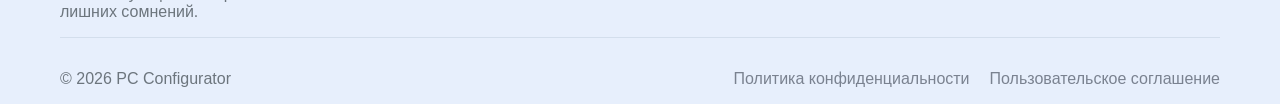
<file: ready-stores.html>
<!DOCTYPE html>
<html lang="ru">
<head>
    <title>PC Configurator - Магазины ПК</title>
    <meta charset="UTF-8">
    <link rel="stylesheet" href="styles.css">   
</head>
<body>
    <header>
        <div class="container header-content">
            <div class="logo">
                <img src="assets/icons/desktop_pc.svg" alt="Иконка ПК">
                PC Configurator
            </div>
            <nav class="menu">
                <ul>
                    <li><a href="index.html">Главная</a></li>
                    <li><a href="#">О нас</a></li>
                    <li><a href="#">Контакты</a></li>
                </ul>
            </nav>
        </div>
    </header>
    
    <main class="stores-layout container">
        <div class="breadcrumbs">
            <a href="ready.html" class="breadcrumb-link">
                <img src="assets/icons/close.svg" alt="Назад" class="breadcrumb-icon">
            </a>
            <span class="breadcrumb-text">Назад к готовым конфигурациям</span>
        </div>

        <h1 class="config-title">Магазины ПК</h1>

        <!-- Карточка товара (ПК) -->
        <div class="store-product-card">
            <img src="assets/icons/pc_case.svg" alt="ПК" class="store-gpu-img" style="width: 120px;">
            <div class="store-product-info">
                <h3>Компьютер HyperX MegaSuperPro</h3>
                <p>ЦП: AMD Ryzen 5 2600</p>
                <p>RAM: 16 Гб</p>
                <p>Видеокарта: Radeon RX 5600Xt</p>
                <p>SSD: 120 Гб</p>
                <p>Категория: Игровой</p>
                <div style="display: flex; justify-content: space-between; align-items: flex-end; margin-top: 12px;">
                    <span class="muted" style="font-size: 14px; max-width: 400px;">Цена в каталоге шаблонная. Это резюме готовой конфигурации, а не предложение самого сервиса.</span>
                    <div style="text-align: right;">
                        <div class="store-product-price" style="margin-top: 0; font-size: 20px;">от 9 999 ₽</div>
                        <a href="configurator.html" class="btn btn-secondary" style="text-decoration: none; margin-top: 12px; display: inline-block; width: auto; padding: 10px 20px;">Использовать в конфигураторе</a>
                    </div>
                </div>
            </div>
        </div>

        <!-- Зеленая плашка -->
        <div class="info-box" style="margin-bottom: 24px;">
            <div class="info-item" style="padding: 0;">
                <div class="info-title">Демонстрационные предложения</div>
                <div class="info-text">Магазины, цены, наличие и условия ниже приведены для примера и не являются реальными предложениями. Покупка и оплата проходят на сайте продавца. PC Configurator только агрегирует предложения.</div>
            </div>
        </div>

        <!-- Сортировка и Город -->
        <div class="stores-filters">
            <div class="sort-group">
                <span class="sort-label"><img src="assets/icons/filter_list.svg" alt="" style="width: 16px;"> Сортировать</span>
                <button class="filter-pill active">По цене</button>
                <button class="filter-pill">По доступности</button>
            </div>
            <div class="city-group">
                <span class="sort-label">Город / регион</span>
                <input type="text" class="city-input" value="Москва и область">
            </div>
        </div>

        <h2 class="section-title" style="margin-top: 32px;">Предложения магазинов <span style="font-size: 14px; color: #6c757d;">3</span></h2>

        <div class="stores-list">
            <!-- Магазин 1 -->
            <div class="store-offer-card">
                <div class="store-offer-info">
                    <h3>Магазин 1</h3>
                    <p><span class="muted">Наличие:</span> В наличии</p>
                    <p><span class="muted">Получение:</span> Доставка и самовывоз</p>
                    <p><span class="muted">Условия:</span> Стоимость доставки у продавца</p>
                    <p class="offer-price"><span class="muted">Цена:</span> 9 999 ₽</p>
                </div>
                <div class="store-offer-action">
                    <a href="#" class="btn btn-primary" style="text-decoration: none; width: auto; padding: 12px 24px;">Перейти в магазин</a>
                    <span class="muted" style="font-size: 12px; display: block; margin-top: 8px;">На сайт продавца</span>
                </div>
            </div>
            <!-- Магазин 2 -->
            <div class="store-offer-card">
                <div class="store-offer-info">
                    <h3>Магазин 2</h3>
                    <p><span class="muted">Наличие:</span> В наличии</p>
                    <p><span class="muted">Получение:</span> Самовывоз</p>
                    <p><span class="muted">Условия:</span> Адрес пункта выдачи у продавца</p>
                    <p class="offer-price"><span class="muted">Цена:</span> 10 500 ₽</p>
                </div>
                <div class="store-offer-action">
                    <a href="#" class="btn btn-primary" style="text-decoration: none; width: auto; padding: 12px 24px;">Перейти в магазин</a>
                    <span class="muted" style="font-size: 12px; display: block; margin-top: 8px;">На сайт продавца</span>
                </div>
            </div>
            <!-- Магазин 3 -->
            <div class="store-offer-card">
                <div class="store-offer-info">
                    <h3>Магазин 3</h3>
                    <p><span class="muted">Наличие:</span> Под заказ</p>
                    <p><span class="muted">Получение:</span> Доставка</p>
                    <p><span class="muted">Условия:</span> Срок получения у продавца</p>
                    <p class="offer-price"><span class="muted">Цена:</span> 11 000 ₽</p>
                </div>
                <div class="store-offer-action">
                    <a href="#" class="btn btn-primary" style="text-decoration: none; width: auto; padding: 12px 24px;">Перейти в магазин</a>
                    <span class="muted" style="font-size: 12px; display: block; margin-top: 8px;">На сайт продавца</span>
                </div>
            </div>
        </div>

        <p class="disclaimer" style="margin-top: 24px;">Перед покупкой уточните у продавца комплектацию, наличие, итоговую цену, доставку и гарантийные условия.</p>

        <div class="bottom-panel" style="justify-content: flex-start; gap: 16px;">
            <a href="ready.html" class="btn btn-secondary" style="text-decoration: none;">К готовым конфигурациям</a>
        </div>
    </main>

    <footer>
        <div class="container">
            <div class="footer-content">
                <div class="footer-brand">
                    <div class="logo">
                        <img src="assets/icons/desktop_pc.svg" alt="Иконка ПК" height="40px" width="40px">
                        PC Configurator
                    </div>
                    <p class="secondary">
                        Помогаем подобрать совместимые комплектующие и собрать ПК без лишних сомнений.
                    </p>
                </div>
                <div class="footer-navigation">
                    <a href="index.html">Главная</a>
                    <a href="configurator.html">Конфигуратор</a>
                    <a href="ready.html">Готовые конфигурации</a>
                    <a href="about.html">О нас</a>
                    <a href="contacts.html">Контакты</a>
                </div>
            </div>
            <div class="footer-bottom">
                <p class="secondary">© 2026 PC Configurator</p>
                <div class="group-horizontal">
                    <a>Политика конфиденциальности</a>
                    <a>Пользовательское соглашение</a>
                </div>
            </div>
        </div>
    </footer>
</body>
</html>
</file>
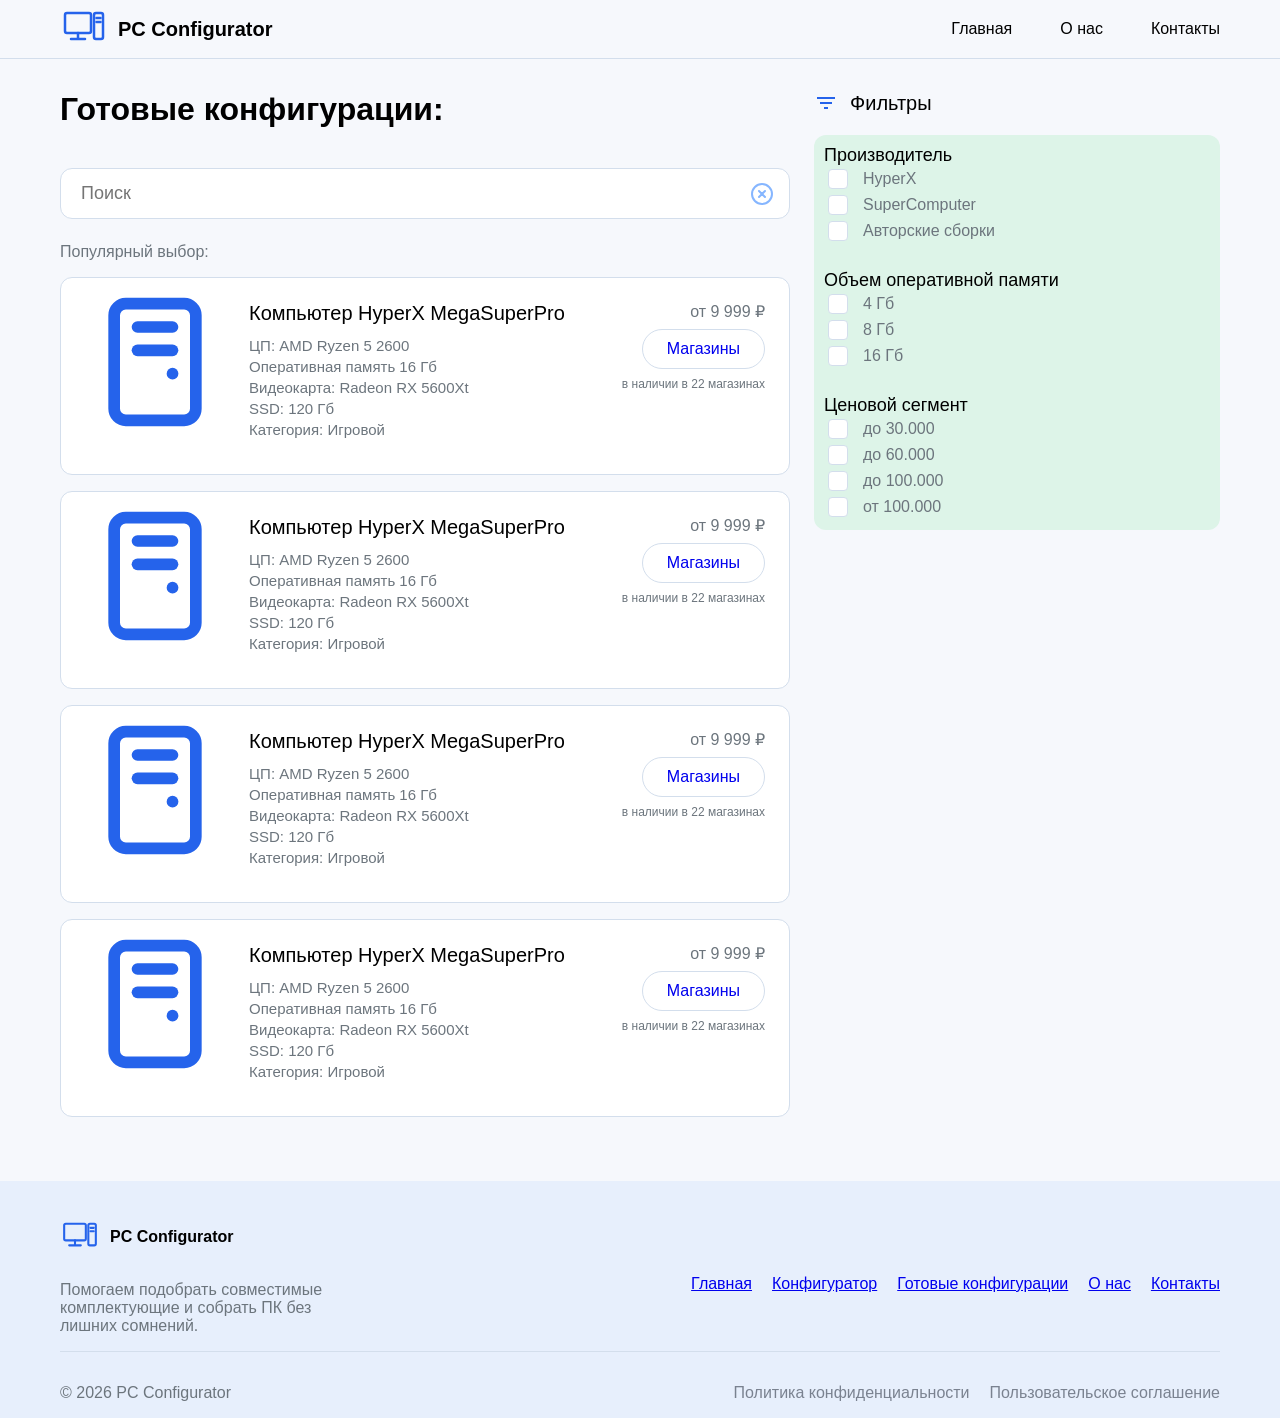
<file: ready.html>
<!DOCTYPE html>
<html lang="ru">
<head>
    <title>PC Configurator - Готовые конфигурации</title>
    <meta charset="UTF-8">
    <link rel="stylesheet" href="styles.css">   
</head>
<body>
    <header>
        <div class="container header-content">
            <div class="logo">
                <img src="assets/icons/desktop_pc.svg" alt="Иконка ПК">
                PC Configurator
            </div>
            <nav class="menu">
                <ul>
                    <li><a href="index.html">Главная</a></li>
                    <li><a href="#">О нас</a></li>
                    <li><a href="#">Контакты</a></li>
                </ul>
            </nav>
        </div>
    </header>
    
    <main class="catalog-layout" style="margin-top: 32px;">
        <div class="catalog-left">
            <!-- Заголовок страницы -->
            <h1 class="config-title" style="margin-bottom: 24px;">Готовые конфигурации:</h1>

            <div class="search-bar">
                <input type="text" placeholder="Поиск" class="search-input">
                <button class="search-clear-btn">
                    <svg width="24" height="24" viewBox="0 0 24 24" fill="none" xmlns="http://www.w3.org/2000/svg">
                        <circle cx="12" cy="12" r="10" stroke="#86B6FF" stroke-width="2"/>
                        <path d="M15 9L9 15M9 9L15 15" stroke="#86B6FF" stroke-width="2" stroke-linecap="round"/>
                    </svg>
                </button>
            </div>
            
            <p class="popular-title">Популярный выбор:</p>

            <div class="product-list">
                <!-- Карточка 1 -->
                <div class="product-card">
                    <div class="product-image" style="width: 140px;">
                        <img src="assets/icons/pc_case.svg" alt="ПК" style="width: 100%; height: auto; object-fit: contain;">
                    </div>
                    <div class="product-details">
                        <h3 class="product-name">Компьютер HyperX MegaSuperPro</h3>
                        <div class="product-specs">
                            <p>ЦП: AMD Ryzen 5 2600</p>
                            <p>Оперативная память 16 Гб</p>
                            <p>Видеокарта: Radeon RX 5600Xt</p>
                            <p>SSD: 120 Гб</p>
                            <p>Категория: Игровой</p>
                        </div>
                    </div>
                    <div class="product-action" style="display: flex; flex-direction: column; align-items: flex-end; gap: 8px;">
                        <span class="muted">от 9 999 ₽</span>
                        <a href="ready-stores.html" class="btn-add-product" style="text-decoration: none;">Магазины</a>
                        <span class="muted" style="font-size: 12px;">в наличии в 22 магазинах</span>
                    </div>
                </div>
                <!-- Карточка 2 -->
                <div class="product-card">
                    <div class="product-image" style="width: 140px;">
                        <img src="assets/icons/pc_case.svg" alt="ПК" style="width: 100%; height: auto; object-fit: contain;">
                    </div>
                    <div class="product-details">
                        <h3 class="product-name">Компьютер HyperX MegaSuperPro</h3>
                        <div class="product-specs">
                            <p>ЦП: AMD Ryzen 5 2600</p>
                            <p>Оперативная память 16 Гб</p>
                            <p>Видеокарта: Radeon RX 5600Xt</p>
                            <p>SSD: 120 Гб</p>
                            <p>Категория: Игровой</p>
                        </div>
                    </div>
                    <div class="product-action" style="display: flex; flex-direction: column; align-items: flex-end; gap: 8px;">
                        <span class="muted">от 9 999 ₽</span>
                        <a href="ready-stores.html" class="btn-add-product" style="text-decoration: none;">Магазины</a>
                        <span class="muted" style="font-size: 12px;">в наличии в 22 магазинах</span>
                    </div>
                </div>
                <!-- Карточка 3 -->
                <div class="product-card">
                    <div class="product-image" style="width: 140px;">
                        <img src="assets/icons/pc_case.svg" alt="ПК" style="width: 100%; height: auto; object-fit: contain;">
                    </div>
                    <div class="product-details">
                        <h3 class="product-name">Компьютер HyperX MegaSuperPro</h3>
                        <div class="product-specs">
                            <p>ЦП: AMD Ryzen 5 2600</p>
                            <p>Оперативная память 16 Гб</p>
                            <p>Видеокарта: Radeon RX 5600Xt</p>
                            <p>SSD: 120 Гб</p>
                            <p>Категория: Игровой</p>
                        </div>
                    </div>
                    <div class="product-action" style="display: flex; flex-direction: column; align-items: flex-end; gap: 8px;">
                        <span class="muted">от 9 999 ₽</span>
                        <a href="ready-stores.html" class="btn-add-product" style="text-decoration: none;">Магазины</a>
                        <span class="muted" style="font-size: 12px;">в наличии в 22 магазинах</span>
                    </div>
                </div>
                <!-- Карточка 4 -->
                <div class="product-card">
                    <div class="product-image" style="width: 140px;">
                        <img src="assets/icons/pc_case.svg" alt="ПК" style="width: 100%; height: auto; object-fit: contain;">
                    </div>
                    <div class="product-details">
                        <h3 class="product-name">Компьютер HyperX MegaSuperPro</h3>
                        <div class="product-specs">
                            <p>ЦП: AMD Ryzen 5 2600</p>
                            <p>Оперативная память 16 Гб</p>
                            <p>Видеокарта: Radeon RX 5600Xt</p>
                            <p>SSD: 120 Гб</p>
                            <p>Категория: Игровой</p>
                        </div>
                    </div>
                    <div class="product-action" style="display: flex; flex-direction: column; align-items: flex-end; gap: 8px;">
                        <span class="muted">от 9 999 ₽</span>
                        <a href="ready-stores.html" class="btn-add-product" style="text-decoration: none;">Магазины</a>
                        <span class="muted" style="font-size: 12px;">в наличии в 22 магазинах</span>
                    </div>
                </div>
            </div>
        </div>

        <!-- Фильтры (правая колонка) -->
        <div class="catalog-right">
            <div class="filters-header">
                <img src="assets/icons/filter_list.svg" alt="filters">
                <h3>Фильтры</h3>
            </div>

            <div class="filters-box">
                <div class="filter-group">
                    <h4 class="filter-title">Производитель</h4>
                    <label class="filter-checkbox"><input type="checkbox"> HyperX</label>
                    <label class="filter-checkbox"><input type="checkbox"> SuperComputer</label>
                    <label class="filter-checkbox"><input type="checkbox"> Авторские сборки</label>
                </div>
                <div class="filter-group" style="margin-top: 16px;">
                    <h4 class="filter-title">Объем оперативной памяти</h4>
                    <label class="filter-checkbox"><input type="checkbox"> 4 Гб</label>
                    <label class="filter-checkbox"><input type="checkbox"> 8 Гб</label>
                    <label class="filter-checkbox"><input type="checkbox"> 16 Гб</label>
                </div>
                <div class="filter-group" style="margin-top: 16px;">
                    <h4 class="filter-title">Ценовой сегмент</h4>
                    <label class="filter-checkbox"><input type="checkbox"> до 30.000</label>
                    <label class="filter-checkbox"><input type="checkbox"> до 60.000</label>
                    <label class="filter-checkbox"><input type="checkbox"> до 100.000</label>
                    <label class="filter-checkbox"><input type="checkbox"> от 100.000</label>
                </div>
            </div>
        </div>
    </main>

    <footer>
        <div class="container">
            <div class="footer-content">
                <div class="footer-brand">
                    <div class="logo">
                        <img src="assets/icons/desktop_pc.svg" alt="Иконка ПК" height="40px" width="40px">
                        PC Configurator
                    </div>
                    <p class="secondary">
                        Помогаем подобрать совместимые комплектующие и собрать ПК без лишних сомнений.
                    </p>
                </div>
                <div class="footer-navigation">
                    <a href="index.html">Главная</a>
                    <a href="configurator.html">Конфигуратор</a>
                    <a href="ready.html">Готовые конфигурации</a>
                    <a href="about.html">О нас</a>
                    <a href="contacts.html">Контакты</a>
                </div>
            </div>
            <div class="footer-bottom">
                <p class="secondary">© 2026 PC Configurator</p>
                <div class="group-horizontal">
                    <a>Политика конфиденциальности</a>
                    <a>Пользовательское соглашение</a>
                </div>
            </div>
        </div>
    </footer>
</body>
</html>
</file>
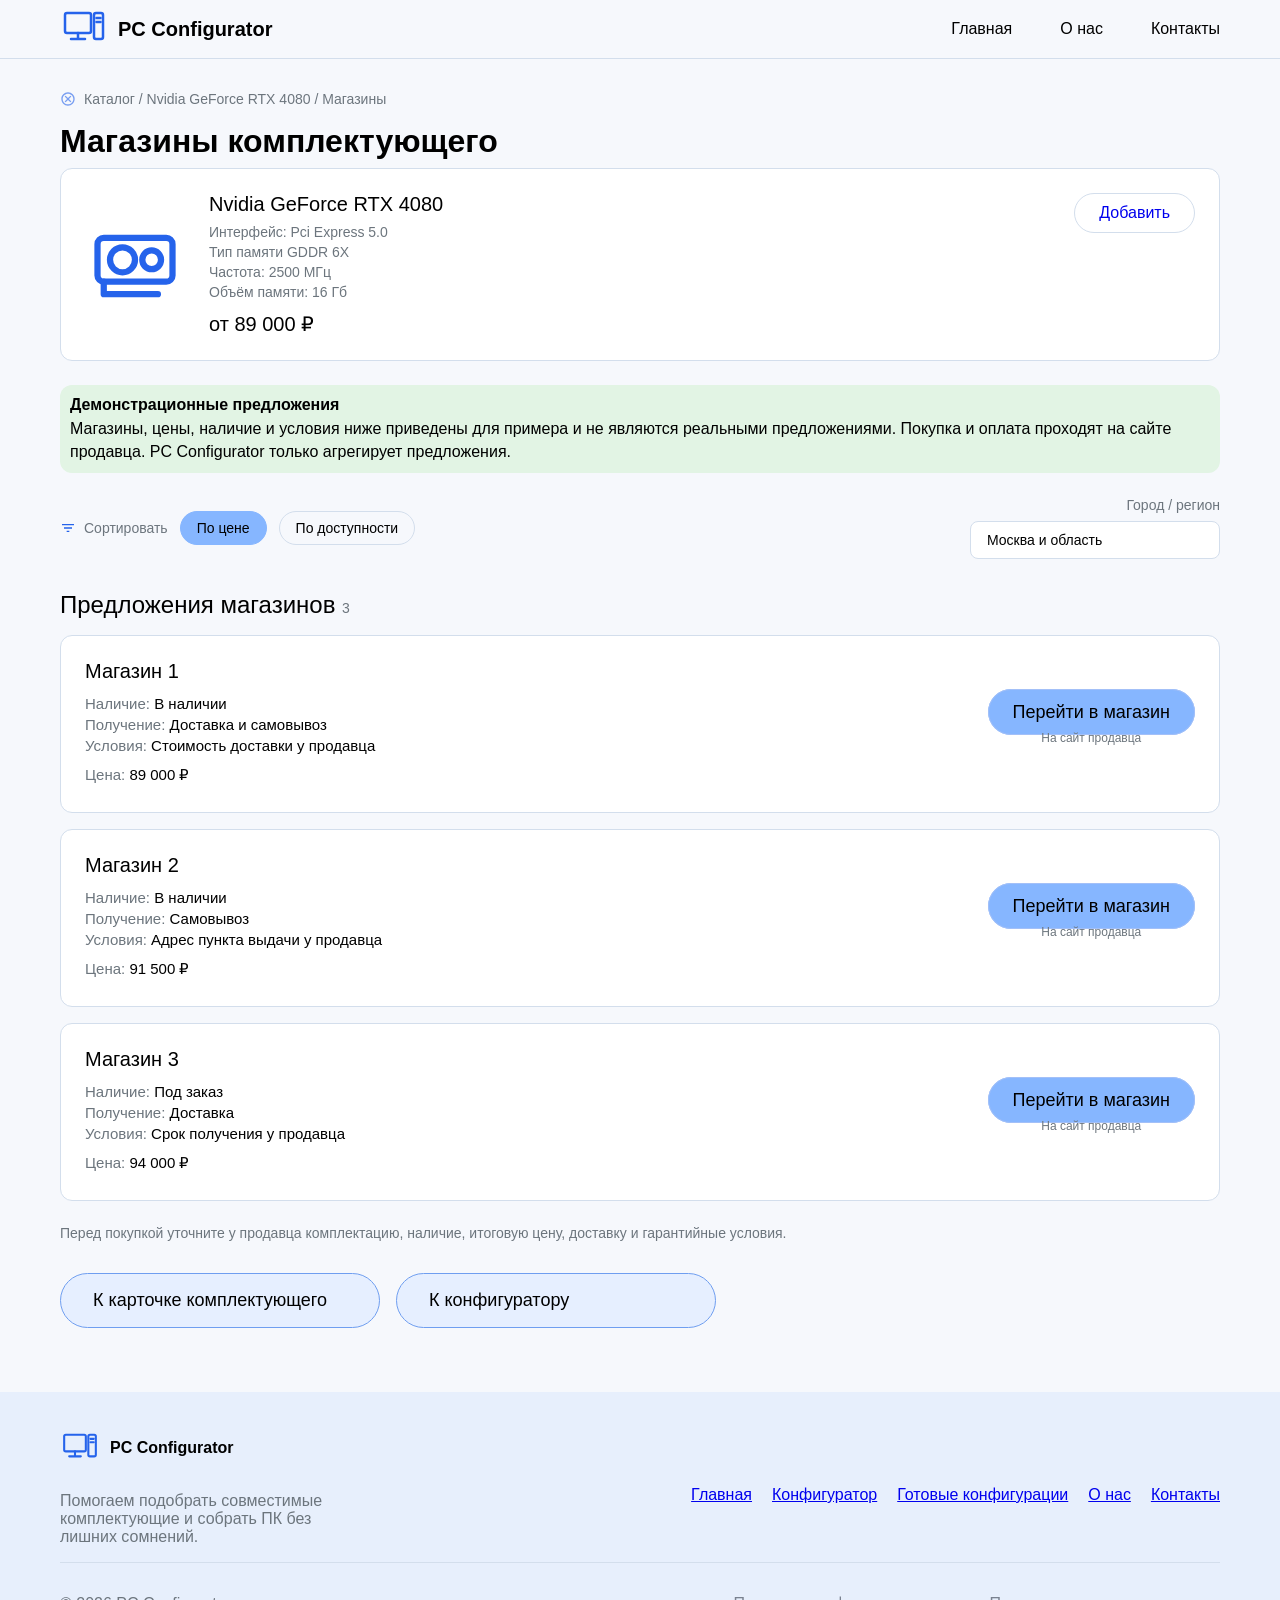
<file: stores.html>
<!DOCTYPE html>
<html lang="ru">
<head>
    <title>PC Configurator - Магазины</title>
    <meta charset="UTF-8">
    <link rel="stylesheet" href="styles.css">   
</head>
<body>
    <header>
        <div class="container header-content">
            <div class="logo">
                <img src="assets/icons/desktop_pc.svg" alt="Иконка ПК">
                PC Configurator
            </div>
            <nav class="menu">
                <ul>
                    <li><a href="index.html">Главная</a></li>
                    <li><a href="#">О нас</a></li>
                    <li><a href="#">Контакты</a></li>
                </ul>
            </nav>
        </div>
    </header>
    
    <main class="stores-layout container">
        <div class="breadcrumbs">
            <a href="product.html" class="breadcrumb-link">
                <img src="assets/icons/close.svg" alt="Назад" class="breadcrumb-icon">
            </a>
            <span class="breadcrumb-text">Каталог / Nvidia GeForce RTX 4080 / Магазины</span>
        </div>

        <h1 class="config-title">Магазины комплектующего</h1>

        <!-- Карточка товара в магазинах -->
        <div class="store-product-card">
            <img src="assets/icons/gpu.svg" alt="Видеокарта" class="store-gpu-img">
            <div class="store-product-info">
                <h3>Nvidia GeForce RTX 4080</h3>
                <p>Интерфейс: Pci Express 5.0</p>
                <p>Тип памяти GDDR 6X</p>
                <p>Частота: 2500 МГц</p>
                <p>Объём памяти: 16 Гб</p>
                <div class="store-product-price">от 89 000 ₽</div>
            </div>
            <a href="configurator.html" class="btn-add-product" style="text-decoration: none;">Добавить</a>
        </div>

        <!-- Зеленая плашка -->
        <div class="info-box" style="margin-bottom: 24px;">
            <div class="info-item" style="padding: 0;">
                <div class="info-title">Демонстрационные предложения</div>
                <div class="info-text">Магазины, цены, наличие и условия ниже приведены для примера и не являются реальными предложениями. Покупка и оплата проходят на сайте продавца. PC Configurator только агрегирует предложения.</div>
            </div>
        </div>

        <!-- Сортировка и Город -->
        <div class="stores-filters">
            <div class="sort-group">
                <span class="sort-label"><img src="assets/icons/filter_list.svg" alt="" style="width: 16px;"> Сортировать</span>
                <button class="filter-pill active">По цене</button>
                <button class="filter-pill">По доступности</button>
            </div>
            <div class="city-group">
                <span class="sort-label">Город / регион</span>
                <input type="text" class="city-input" value="Москва и область">
            </div>
        </div>

        <h2 class="section-title" style="margin-top: 32px;">Предложения магазинов <span style="font-size: 14px; color: #6c757d;">3</span></h2>

        <!-- Список магазинов -->
        <div class="stores-list">
            <!-- Магазин 1 -->
            <div class="store-offer-card">
                <div class="store-offer-info">
                    <h3>Магазин 1</h3>
                    <p><span class="muted">Наличие:</span> В наличии</p>
                    <p><span class="muted">Получение:</span> Доставка и самовывоз</p>
                    <p><span class="muted">Условия:</span> Стоимость доставки у продавца</p>
                    <p class="offer-price"><span class="muted">Цена:</span> 89 000 ₽</p>
                </div>
                <div class="store-offer-action">
                    <a href="#" class="btn btn-primary" style="text-decoration: none; width: auto; padding: 12px 24px;">Перейти в магазин</a>
                    <span class="muted" style="font-size: 12px; display: block; margin-top: 8px;">На сайт продавца</span>
                </div>
            </div>

            <!-- Магазин 2 -->
            <div class="store-offer-card">
                <div class="store-offer-info">
                    <h3>Магазин 2</h3>
                    <p><span class="muted">Наличие:</span> В наличии</p>
                    <p><span class="muted">Получение:</span> Самовывоз</p>
                    <p><span class="muted">Условия:</span> Адрес пункта выдачи у продавца</p>
                    <p class="offer-price"><span class="muted">Цена:</span> 91 500 ₽</p>
                </div>
                <div class="store-offer-action">
                    <a href="#" class="btn btn-primary" style="text-decoration: none; width: auto; padding: 12px 24px;">Перейти в магазин</a>
                    <span class="muted" style="font-size: 12px; display: block; margin-top: 8px;">На сайт продавца</span>
                </div>
            </div>

            <!-- Магазин 3 -->
            <div class="store-offer-card">
                <div class="store-offer-info">
                    <h3>Магазин 3</h3>
                    <p><span class="muted">Наличие:</span> Под заказ</p>
                    <p><span class="muted">Получение:</span> Доставка</p>
                    <p><span class="muted">Условия:</span> Срок получения у продавца</p>
                    <p class="offer-price"><span class="muted">Цена:</span> 94 000 ₽</p>
                </div>
                <div class="store-offer-action">
                    <a href="#" class="btn btn-primary" style="text-decoration: none; width: auto; padding: 12px 24px;">Перейти в магазин</a>
                    <span class="muted" style="font-size: 12px; display: block; margin-top: 8px;">На сайт продавца</span>
                </div>
            </div>
        </div>

        <p class="disclaimer" style="margin-top: 24px;">Перед покупкой уточните у продавца комплектацию, наличие, итоговую цену, доставку и гарантийные условия.</p>

        <div class="bottom-panel" style="justify-content: flex-start; gap: 16px;">
            <a href="product.html" class="btn btn-secondary" style="text-decoration: none;">К карточке комплектующего</a>
            <a href="configurator.html" class="btn btn-secondary" style="text-decoration: none;">К конфигуратору</a>
        </div>
    </main>

    <footer>
        <div class="container">
            <div class="footer-content">
                <div class="footer-brand">
                    <div class="logo">
                        <img src="assets/icons/desktop_pc.svg" alt="Иконка ПК" height="40px" width="40px">
                        PC Configurator
                    </div>
                    <p class="secondary">
                        Помогаем подобрать совместимые комплектующие и собрать ПК без лишних сомнений.
                    </p>
                </div>
                <div class="footer-navigation">
                    <a href="index.html">Главная</a>
                    <a href="configurator.html">Конфигуратор</a>
                    <a href="#">Готовые конфигурации</a>
                    <a href="#">О нас</a>
                    <a href="#">Контакты</a>
                </div>
            </div>
            <div class="footer-bottom">
                <p class="secondary">© 2026 PC Configurator</p>
                <div class="group-horizontal">
                    <a>Политика конфиденциальности</a>
                    <a>Пользовательское соглашение</a>
                </div>
            </div>
        </div>
    </footer>
</body>
</html>
</file>
<file: styles.css>
/* Сброс базовых отступов, чтобы они не мешали */
* {
    box-sizing: border-box;
    /* border: 1px solid black; */
}

body {
    font-family: 'DM Sans', sans-serif;
    margin: 0;
    color: #000;
    background-color: #F6F8FC;
}
.container {
    max-width: 1200px;
    margin: 0 auto;
    padding: 0 20px; /* Такой же padding, как у configurator-layout */
    width: 100%;
}
/* --- Шапка --- */
header {
    border-bottom: 1px solid #D3DEEC;
    /* Убрали padding отсюда, он теперь в .container */
}
.header-content {
    display: flex;
    align-items: center;
    justify-content: space-between;
    padding-top: 5px;
    padding-bottom: 5px;
}
.logo {
    display: flex;
    font-size: 20px;
    font-weight: bold;
    align-items: center;
    gap: 10px;
}

.menu ul {
    display: flex;
    gap: 48px;
    list-style: none;
    margin: 0;
    padding: 0;
}

.menu ul a {
    font-family: inherit;     
    font-weight: normal;
    color: inherit;
    text-decoration: none;
}

/* --- Основной блок --- */
.main-block {
    /* Убираем padding по бокам, используем max-width и margin: 0 auto для центрирования контента */
    max-width: 800px; 
    margin: 64px auto 0; /* Отступ сверху 64px, авто по бокам (центрирование), 0 снизу */
    display: flex;
    flex-direction: column; /* Выстраиваем элементы друг под другом */
    align-items: center;    /* Центрируем всё по горизонтали */
    gap: 32px;              /* Расстояние между группами (текст и кнопки) */
    text-align: center;     /* Текст по центру */
}

/* Группировка текста */
.group-vertical {
    display: flex;
    flex-direction: column; 
    align-items: center;
    /* Вот здесь задаем правильные отступы между текстами */
    gap: 16px; 
}
.group-horizontal
{
    display: flex;
    flex-direction: row;
    align-items: center;
    gap: 20px;
}
/* Убираем встроенные отступы у параграфов и заголовков */
.group-vertical p,
.group-vertical h1 {
    margin: 0;
}

.subtitle {
    color: #7A8290; /* Серый цвет для "вторичного" текста, как вы хотели */
    font-size: 20px;
}

.main-title {
    font-size: 72px;
    font-weight: bold;
    line-height: 1.1; /* Чтобы строки в заголовке не были слишком далеко друг от друга */
}

.description {
    font-size: 32px;
    line-height: 1.4;
}
.secondary {
    color: #6c757d;
}

.buttons-group {
    display: flex;
    flex-direction: column;
    gap: 16px;
    width: 100%;
    align-items: center;
}

.btn {
    font-family: inherit;
    font-size: 18px;
    padding: 16px 32px;
    border-radius: 50px; /* Овальные кнопки */
    cursor: pointer;
    width: 320px; /* Фиксированная ширина, как на макете */
    border: 1px solid transparent;
    transition: opacity 0.2s;
}

.btn:hover {
    opacity: 0.8;
}

.btn-primary {
    background-color: #86B6FF; /* Светло-синий */
    color: #000;
    border-color: #A3C0F8;
}

.btn-secondary {
    background-color: #E6EFFF;
    color: #000;
    border-color: #6F9EF0; /* Синяя обводка */
}

footer {
    background-color: #E7EFFC;
    padding-top: 36px;
}
footer .logo
{
    font-size: 16px;
    font-weight: bold;
}
.footer-content
{
    display: flex;
    /* flex-direction: column; */
    justify-content: space-between;
    align-items: center;

}
.footer-brand
{   
    display: flex;
    flex-direction: column;
    gap: 8px;
    max-width: 280px;
}

.footer-navigation{
    display: flex;
    gap: 20px;
}
.footer-bottom
{
    padding-top: 16px;
    border-top: 1px solid #D3DEEC;
    display: flex;
    justify-content: space-between;
}
.footer-bottom a
{
    color: #7A8290;
}
/* =========================================
   СТИЛИ ДЛЯ СТРАНИЦЫ КОНФИГУРАТОРА
   ========================================= */

/* Обновленный родительский контейнер */
/* Обновленный родительский контейнер */
.configurator-layout {
    max-width: 1200px;
    margin: 32px auto 64px;
    padding: 0 20px;
    display: grid;
    /* Левая колонка (1fr) и правая (400px) */
    grid-template-columns: 1fr 400px; 
    /* Две строки: первая под заголовки, вторая под таблицу */
    grid-template-rows: auto auto; 
    column-gap: 24px;
    row-gap: 24px; /* Расстояние между заголовком и таблицей */
    align-items: start;
}

/* Магия: "растворяем" обертку левой колонки, чтобы дети встали в общую сетку */
.config-left {
    display: contents; 
}

/* Заголовки встают в первую строку левой колонки */
.config-header {
    grid-column: 1;
    grid-row: 1;
}

/* Таблица встает во вторую строку левой колонки */
.components-list {
    grid-column: 1;
    grid-row: 2;
    /* Ваши старые стили для таблицы (border, radius, background и т.д.) оставляем тут */
}

/* Правая колонка начинается со второй строки (ровно с таблицей) */
.config-right {
    grid-column: 2;
    grid-row: 2; /* <--- ВОТ ГЛАВНОЕ ИЗМЕНЕНИЕ */
    display: flex;
    flex-direction: column;
    gap: 32px;
}

/* Магия: "растворяем" обертку левой колонки, чтобы дети встали в общую сетку */
.config-left {
    display: contents; 
}

/* Заголовки встают в первую строку левой колонки */
.config-header {
    grid-column: 1;
    grid-row: 1;
}

/* Таблица встает во вторую строку левой колонки */
.components-list {
    grid-column: 1;
    grid-row: 2;
    /* Ваши старые стили для таблицы (border, radius, background и т.д.) оставляем тут */
}

/* Правая колонка начинается со второй строки (ровно с таблицей) */
.config-right {
    grid-column: 2;
    grid-row: 2; /* <--- ВОТ ГЛАВНОЕ ИЗМЕНЕНИЕ */
    display: flex;
    flex-direction: column;
    gap: 32px;
}

.breadcrumbs {
    display: flex;
    align-items: center;
    gap: 8px;
    margin-bottom: 16px;
    font-size: 14px;
}

.breadcrumb-icon {
    width: 16px;
    height: 16px;
    opacity: 0.6;
}

.config-title {
    font-size: 32px;
    font-weight: bold;
    margin: 0 0 8px 0;
}

.config-subtitle {
    color: #000;
    font-size: 18px;
    margin: 0 0 24px 0;
}

.components-list {
    display: flex;
    flex-direction: column;
    border: 1px solid #D3DEEC;
    border-radius: 12px;
    background-color: #fff;
    overflow: hidden; /* Чтобы дочерние элементы не вылезали за скругленные углы */
}

.component-item {
    display: flex;
    justify-content: space-between;
    align-items: center;
    padding: 16px 20px;
    border-bottom: 1px solid #D3DEEC;
    transition: background-color 0.2s;
}

.component-item:last-child {
    border-bottom: none;
}

.component-item:hover {
    background-color: #F6F8FC;
}

.component-info {
    display: flex;
    align-items: center;
    gap: 16px;
    font-size: 18px;
}

.component-icon {
    width: 24px;
    height: 24px;
}

.component-action {
    display: flex;
    align-items: center;
    gap: 16px;
}

.required-label {
    color: #7A8290;
    font-size: 12px;
}

.btn-add {
    width: 32px;
    height: 32px;
    border-radius: 8px;
    border: 1px solid #86B6FF;
    background-color: #fff;
    color: #000;
    font-size: 20px;
    line-height: 1;
    display: flex;
    align-items: center;
    justify-content: center;
    cursor: pointer;
    transition: background-color 0.2s;
}

.btn-add:hover {
    background-color: #E6EFFF;
}

/* Правая колонка */
.config-right {
    display: flex;
    flex-direction: column;
    gap: 32px;
}

.info-box {
    background-color: #E2F4E4; /* Светло-зеленый фон */
    padding: 10px;
    border-radius: 12px;
    display: flex;
    flex-direction: column;
    gap: 10px; /* gap 1 = 10px (если вы имели в виду стандартный шаг сетки). Если нужен строго 1px, поставьте 1px */
}

/* Стили для каждого пункта */
.info-item {
    display: flex;
    flex-direction: column;
    gap: 4px; /* Расстояние между жирным текстом и описанием */
    padding: 10px; /* Отступы со всех сторон */
    /* Опционально: можно добавить легкий фон или скругление для самих карточек, если нужно */
}

/* Стили для верхнего жирного текста */
.info-title {
    font-weight: bold;
    color: #000;
    font-size: 16px;
    line-height: 1.2;
}

/* Стили для нижнего текста */
.info-text {
    color: #000; /* Или другой цвет, если нужен менее контрастный */
    font-size: 16px;
    line-height: 1.4;
}

.comparison-block {
    display: flex;
    flex-direction: column;
    gap: 16px;
}

.comparison-block h3 {
    margin: 0;
    font-size: 20px;
    font-weight: normal;
}

.comparison-buttons {
    display: flex;
    gap: 12px;
}

.btn-compare {
    flex: 1;
    padding: 12px 16px;
    border-radius: 50px;
    font-size: 16px;
    font-weight: bold;
    cursor: pointer;
    font-family: inherit;
    transition: opacity 0.2s;
}

.btn-compare:hover {
    opacity: 0.8;
}

.btn-compare.blue {
    background-color: #86B6FF;
    border: 1px solid #86B6FF;
    color: #000;
}

.btn-compare.white {
    background-color: transparent;
    border: 1px solid #86B6FF;
    color: #000;
}

/* Адаптивность для мобильных */
@media (max-width: 900px) {
    .configurator-layout {
        grid-template-columns: 1fr;
    }
}
/* =========================================
   СТИЛИ ДЛЯ СТРАНИЦЫ КАТАЛОГА (ВЫБОР КОМПЛЕКТУЮЩИХ)
   ========================================= */

.catalog-layout {
    max-width: 1200px;
    margin: 32px auto 64px;
    padding: 0 20px;
    display: grid;
    /* Левая колонка (1fr) и правая (35%) */
    grid-template-columns: 1fr 35%; 
    column-gap: 24px;
    align-items: start;
}

/* --- Левая колонка --- */
.catalog-left {
    display: flex;
    flex-direction: column;
    gap: 16px;
}

/* Поиск */
.search-bar {
    position: relative;
    width: 100%;
}

.search-input {
    width: 100%;
    padding: 14px 20px;
    font-size: 18px;
    font-family: inherit;
    border: 1px solid #D3DEEC;
    border-radius: 12px;
    background-color: #fff;
    outline: none;
}

.search-input:focus {
    border-color: #86B6FF;
}

.search-clear-btn {
    position: absolute;
    right: 16px;
    top: 50%;
    transform: translateY(-50%);
    background: none;
    border: none;
    cursor: pointer;
    padding: 0;
    display: flex;
    align-items: center;
    justify-content: center;
}

.popular-title {
    font-size: 16px;
    color: #6c757d;
    margin: 8px 0 0 0;
}

/* Карточки товаров */
.product-list {
    display: flex;
    flex-direction: column;
    gap: 16px;
}

.product-card {
    display: flex;
    align-items: flex-start;
    padding: 24px;
    background-color: #fff;
    border: 1px solid #D3DEEC;
    border-radius: 12px;
    gap: 24px;
    position: relative;
}

.product-image {
    width: 120px;
    height: 120px;
    flex-shrink: 0;
    display: flex;
    align-items: center;
    justify-content: center;
}

.gpu-image {
    width: 100%;
    height: auto;
    object-fit: contain;
}

.product-details {
    display: flex;
    flex-direction: column;
    flex-grow: 1;
}

.product-name {
    font-size: 20px;
    font-weight: normal;
    margin: 0 0 12px 0;
}

.product-specs {
    display: flex;
    flex-direction: column;
    gap: 4px;
    color: #6c757d;
    font-size: 15px;
    margin-bottom: 12px;
}

.product-specs p {
    margin: 0;
}

.product-price {
    font-size: 24px;
    font-weight: normal;
    margin-top: auto; /* Прижимает цену к низу */
}

.product-action {
    position: absolute;
    top: 24px;
    right: 24px;
}

.btn-add-product {
    padding: 10px 24px;
    background-color: transparent;
    border: 1px solid #D3DEEC;
    border-radius: 50px;
    font-size: 16px;
    font-family: inherit;
    cursor: pointer;
    transition: background-color 0.2s, border-color 0.2s;
}

.btn-add-product:hover {
    background-color: #F6F8FC;
    border-color: #86B6FF;
}

/* --- Правая колонка (Фильтры) --- */
.catalog-right {
    display: flex;
    flex-direction: column;
    gap: 20px;
    position: sticky;
    top: 24px; /* Чтобы фильтры не уезжали при скролле (опционально) */
}

.filters-header {
    display: flex;
    align-items: center;
    gap: 12px;
}

.filters-header h3 {
    margin: 0;
    font-size: 20px;
    font-weight: normal;
}

.filters-box {
    background-color: #DDF4E8; /* Светло-зеленый фон */
    padding: 10px;
    border-radius: 12px;
    display: flex;
    flex-direction: column;
    gap: 10px;
}

.filter-group {
    display: flex;
    flex-direction: column;
    /* gap: 12px; */
}

.filter-title {
    margin: 0;
    font-size: 18px;
    font-weight: normal;
}

.filter-checkbox {
    display: flex;
    align-items: center;
    gap: 12px;
    font-size: 16px;
    color: #6c757d;
    cursor: pointer;
}

.filter-checkbox input[type="checkbox"] {
    appearance: none; /* Убираем стандартный чекбокс браузера */
    width: 20px;
    height: 20px;
    border: 1px solid #D3DEEC;
    border-radius: 4px;
    background-color: #fff;
    cursor: pointer;
    position: relative;
    display: flex;
    align-items: center;
    justify-content: center;
}

.filter-checkbox input[type="checkbox"]:checked {
    background-color: #fff;
}

/* Рисуем галочку через псевдоэлемент */
.filter-checkbox input[type="checkbox"]:checked::after {
    content: "✓";
    color: #000;
    font-size: 14px;
    line-height: 1;
}

/* Адаптивность для планшетов и телефонов */
@media (max-width: 900px) {
    .catalog-layout {
        grid-template-columns: 1fr;
    }
    
    .product-card {
        flex-direction: column;
        align-items: flex-start;
        padding-top: 64px; /* Освобождаем место для кнопки сверху */
    }
    
    .product-action {
        top: 16px;
        right: 16px;
    }
}

/* =========================================
   СТИЛИ ДЛЯ КАРТОЧКИ ТОВАРА (PRODUCT)
   ========================================= */
.product-layout {
    max-width: 1200px;
    margin: 32px auto 64px;
    padding: 0 20px;
}

.breadcrumbs a {
    text-decoration: none;
    display: flex;
    align-items: center;
}

.breadcrumb-text {
    color: #6c757d;
    font-size: 14px;
}

.product-main-card {
    display: flex;
    gap: 24px;
    background-color: #fff;
    border: 1px solid #D3DEEC;
    border-radius: 12px;
    padding: 24px;
    margin-bottom: 24px;
}

.product-hero-image {
    width: 250px;
    flex-shrink: 0;
    display: flex;
    justify-content: center;
    align-items: center;
}

.gpu-hero {
    width: 100%;
    max-height: 200px;
    object-fit: contain;
}

.product-hero-info h2 {
    font-size: 24px;
    margin: 0 0 16px 0;
    font-weight: normal;
}

.hero-specs p {
    margin: 0 0 4px 0;
    color: #6c757d;
}

.hero-price {
    font-size: 24px;
    margin-top: 16px;
}

.hero-actions {
    display: flex;
    gap: 16px;
    margin-bottom: 12px;
}

.hero-actions .btn {
    font-weight: normal;
    text-align: center;
}

.disclaimer {
    color: #6c757d;
    font-size: 14px;
    margin-bottom: 32px;
}

.link-text {
    color: #000;
    text-decoration: underline;
    font-size: 14px;
    margin-top: 8px;
    display: inline-block;
}

.section-title {
    font-size: 24px;
    font-weight: normal;
    margin: 32px 0 16px 0;
}

/* Таблица характеристик */
.specs-table {
    display: flex;
    flex-direction: column;
    border: 1px solid #D3DEEC;
    border-radius: 12px;
    background-color: #fff;
    overflow: hidden;
    margin-bottom: 16px;
}

.spec-row {
    display: flex;
    padding: 16px 24px;
    border-bottom: 1px solid #D3DEEC;
}

.spec-row:last-child {
    border-bottom: none;
}

.spec-key {
    width: 30%;
    color: #6c757d;
}

.spec-val {
    width: 70%;
    color: #000;
}

.bottom-panel {
    display: flex;
    justify-content: space-between;
    align-items: center;
    margin-top: 32px;
}

.bottom-text {
    font-size: 16px;
}

/* =========================================
   СТИЛИ ДЛЯ МАГАЗИНОВ (STORES)
   ========================================= */
.stores-layout {
    max-width: 1200px;
    margin: 32px auto 64px;
    padding: 0 20px;
}

.store-product-card {
    display: flex;
    align-items: center;
    gap: 24px;
    background-color: #fff;
    border: 1px solid #D3DEEC;
    border-radius: 12px;
    padding: 24px;
    margin-bottom: 24px;
    position: relative;
}

.store-gpu-img {
    width: 100px;
    height: auto;
    object-fit: contain;
}

.store-product-info h3 {
    margin: 0 0 8px 0;
    font-size: 20px;
    font-weight: normal;
}

.store-product-info p {
    margin: 0 0 4px 0;
    color: #6c757d;
    font-size: 14px;
}

.store-product-price {
    font-size: 20px;
    margin-top: 12px;
    color: #000;
}

.store-product-card .btn-add-product {
    position: absolute;
    top: 24px;
    right: 24px;
}

.stores-filters {
    display: flex;
    justify-content: space-between;
    align-items: center;
    margin-top: 24px;
}

.sort-group {
    display: flex;
    align-items: center;
    gap: 12px;
}

.sort-label {
    display: flex;
    align-items: center;
    gap: 8px;
    font-size: 14px;
    color: #6c757d;
}

.filter-pill {
    padding: 8px 16px;
    border-radius: 50px;
    border: 1px solid #D3DEEC;
    background: transparent;
    cursor: pointer;
    font-family: inherit;
    font-size: 14px;
    transition: all 0.2s;
}

.filter-pill.active {
    background-color: #86B6FF;
    border-color: #86B6FF;
    color: #000;
}

.city-group {
    display: flex;
    flex-direction: column;
    align-items: flex-end;
    gap: 8px;
}

.city-input {
    padding: 10px 16px;
    border: 1px solid #D3DEEC;
    border-radius: 8px;
    font-family: inherit;
    font-size: 14px;
    width: 250px;
    outline: none;
}

.stores-list {
    display: flex;
    flex-direction: column;
    gap: 16px;
    margin-top: 16px;
}

.store-offer-card {
    display: flex;
    justify-content: space-between;
    align-items: center;
    background-color: #fff;
    border: 1px solid #D3DEEC;
    border-radius: 12px;
    padding: 24px;
}

.store-offer-info h3 {
    margin: 0 0 12px 0;
    font-size: 20px;
    font-weight: normal;
}

.store-offer-info p {
    margin: 0 0 4px 0;
    font-size: 15px;
}

.muted {
    color: #6c757d;
}

.offer-price {
    font-size: 18px;
    margin-top: 12px !important;
}

.offer-price span {
    color: #6c757d;
}

.store-offer-action {
    text-align: center;
}
/* =========================================
   СТИЛИ ДЛЯ ОСТАЛЬНЫХ СТРАНИЦ
   ========================================= */

/* =========================================
   Сравнение (COMPARE)
   ========================================= */
.compare-cards {
    display: flex;
    gap: 24px;
    margin-bottom: 24px;
}

.compare-card {
    flex: 1;
    background-color: #fff;
    border: 1px solid #D3DEEC;
    border-radius: 12px;
    padding: 24px;
    display: flex;
    flex-direction: column;
}

.compare-badge {
    background-color: #E2F4E4;
    color: #000;
    padding: 4px 12px;
    border-radius: 50px;
    font-size: 14px;
    width: fit-content;
    margin-bottom: 16px;
}

.compare-card h2 {
    margin: 0 0 8px 0;
    font-size: 24px;
    font-weight: normal;
}

.compare-price {
    font-size: 32px;
    font-weight: bold;
    margin: 16px 0 8px 0;
}

.compare-table {
    display: flex;
    flex-direction: column;
    gap: 8px;
}

.compare-row {
    display: flex;
    background-color: #fff;
    border: 1px solid #D3DEEC;
    border-radius: 12px;
    padding: 20px 24px;
    align-items: flex-start;
}

.compare-row.total {
    background-color: #E6EFFF;
    font-weight: bold;
    font-size: 20px;
}

.compare-label {
    width: 25%;
    display: flex;
    align-items: center;
    gap: 12px;
    font-weight: bold;
}

.compare-icon {
    width: 20px;
    height: 20px;
}

.compare-value {
    width: 37.5%;
    font-size: 16px;
    line-height: 1.4;
}

.compare-value.diff {
    background-color: #F6F8FC;
    padding: 12px 16px;
    border-radius: 8px;
    margin-left: 12px;
}

/* =========================================
   О нас (ABOUT)
   ========================================= */
.badge-green {
    background-color: #E2F4E4;
    color: #000;
    padding: 4px 12px;
    border-radius: 50px;
    font-size: 12px;
    font-weight: bold;
}

.mini-spec-row {
    display: flex;
    align-items: center;
    gap: 12px;
    background-color: #fff;
    padding: 12px 16px;
    border-radius: 8px;
    font-size: 14px;
    color: #6c757d;
}

.mini-spec-row span {
    margin-left: auto;
    color: #000;
    font-weight: bold;
}

.mini-icon {
    width: 16px;
    height: 16px;
}

.features-grid {
    display: flex;
    gap: 24px;
}

.feature-card {
    flex: 1;
    background-color: #fff;
    border: 1px solid #D3DEEC;
    border-radius: 12px;
    padding: 24px;
    display: flex;
    flex-direction: column;
    gap: 16px;
}

.feature-icon-box {
    width: 48px;
    height: 48px;
    background-color: #E6EFFF;
    border-radius: 8px;
    display: flex;
    align-items: center;
    justify-content: center;
}

.feature-card h3 {
    margin: 0;
    font-size: 18px;
}

.feature-card p {
    margin: 0;
    font-size: 15px;
    line-height: 1.5;
}

.steps-grid {
    display: flex;
    gap: 24px;
}

.step-card {
    flex: 1;
    background-color: #fff;
    border: 1px solid #D3DEEC;
    border-radius: 12px;
    padding: 24px;
}

.step-num {
    font-size: 32px;
    font-weight: bold;
    margin-bottom: 16px;
}

.step-card h3 {
    margin: 0 0 8px 0;
    font-size: 18px;
}

.step-card p {
    margin: 0;
    font-size: 15px;
    line-height: 1.5;
}

/* Адаптивность для новых страниц */
@media (max-width: 900px) {
    .compare-cards, .features-grid, .steps-grid {
        flex-direction: column;
    }
    .compare-row {
        flex-direction: column;
        gap: 12px;
    }
    .compare-label, .compare-value {
        width: 100%;
    }
    .compare-value.diff {
        margin-left: 0;
    }
    .contacts-layout {
        flex-direction: column;
    }
}
</file>
